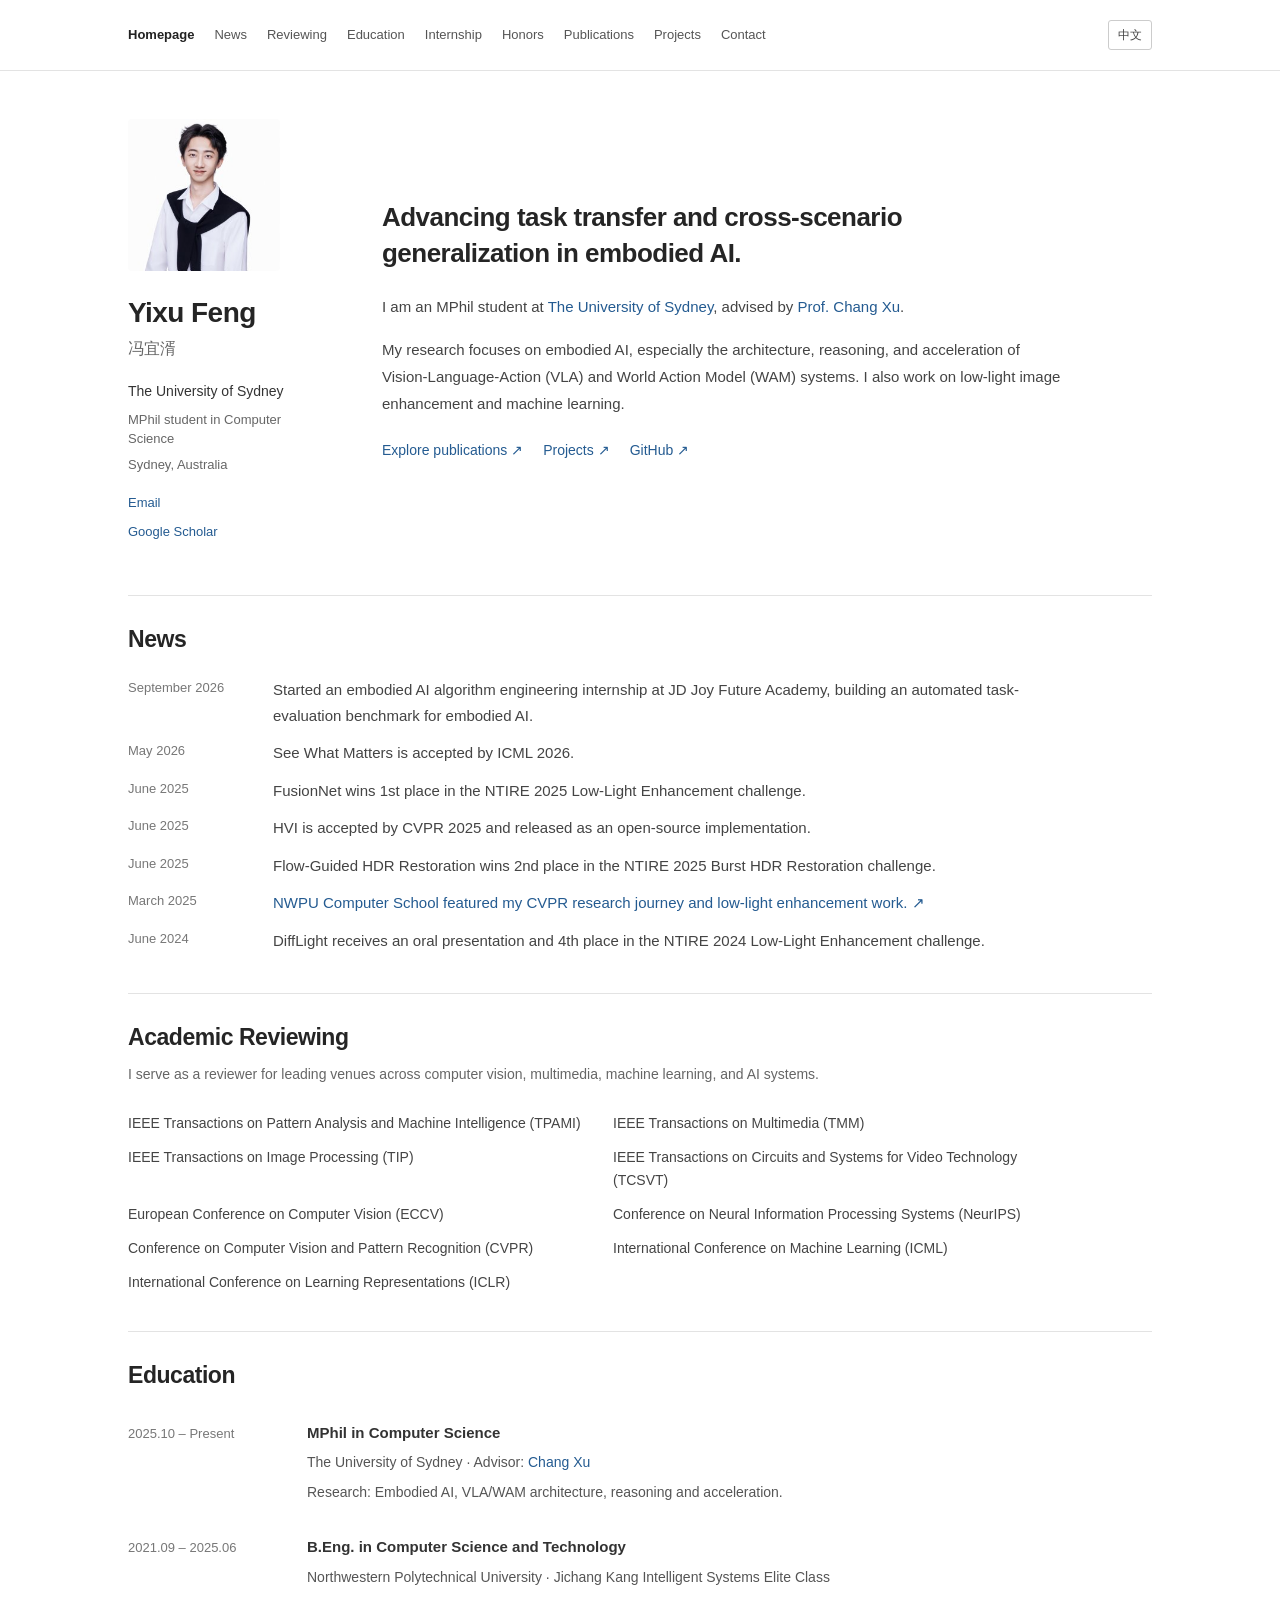
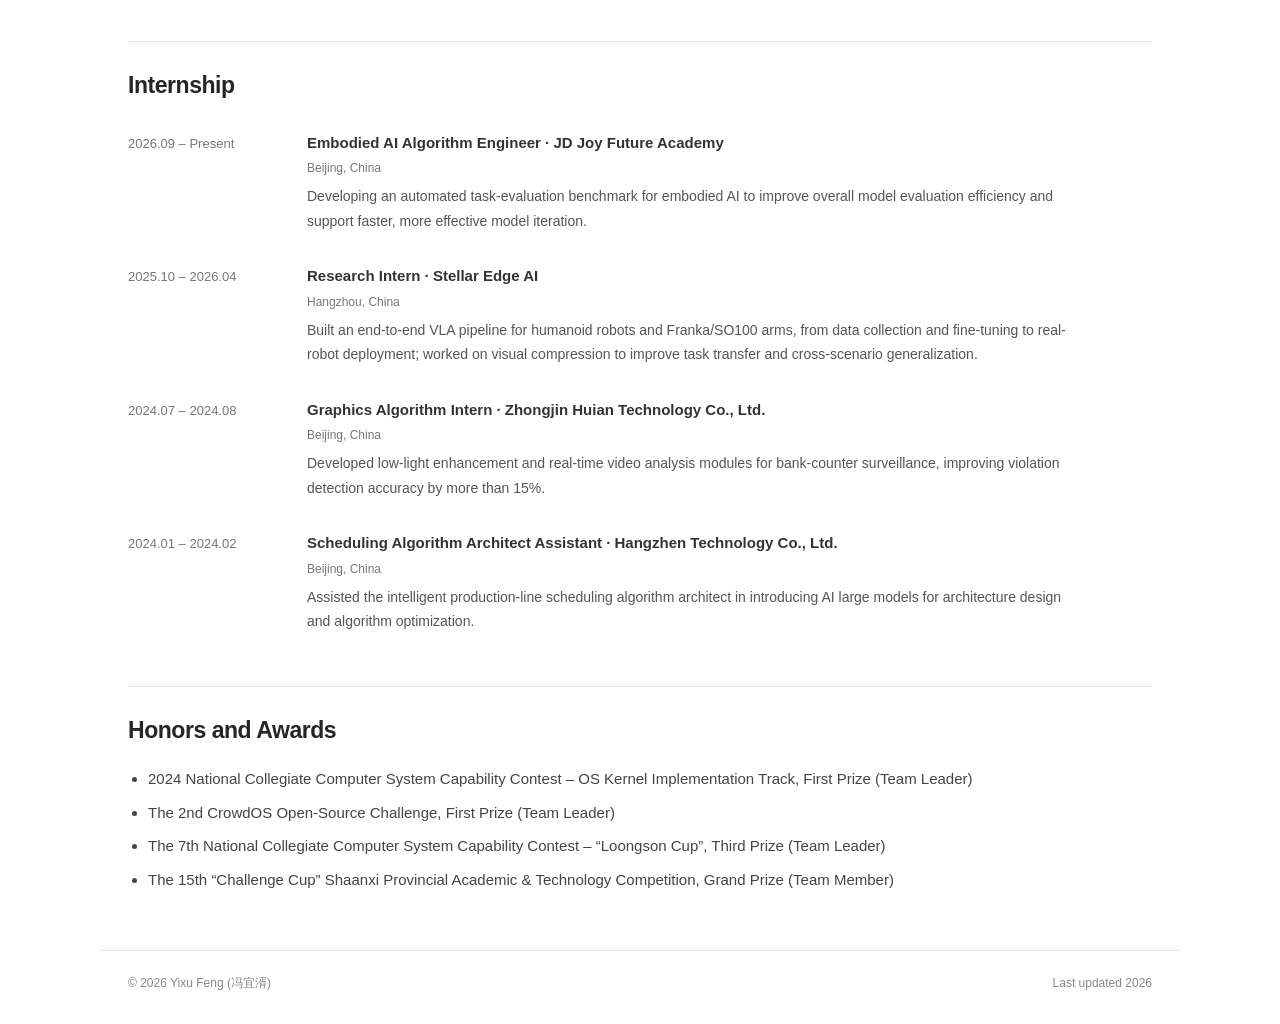
<file: index.html>
<!doctype html>
<html lang="en">
<head>
  <meta charset="UTF-8"><meta name="viewport" content="width=device-width, initial-scale=1">
  <link rel="canonical" href="https://fediory.com/">
  <script type="application/ld+json">{"@context":"https://schema.org","@type":"Person","name":"Yixu Feng","alternateName":"冯宜湑","url":"https://fediory.com/","affiliation":{"@type":"CollegeOrUniversity","name":"The University of Sydney"},"alumniOf":{"@type":"CollegeOrUniversity","name":"Northwestern Polytechnical University"},"sameAs":["https://scholar.google.com/citations?user=WljJ2HUAAAAJ","https://github.com/Fediory"]}</script>
  <meta name="description" content="Yixu Feng (冯宜湑) — embodied AI, VLA systems, and low-light image enhancement.">
  <title>Yixu Feng (冯宜湑) — Homepage</title><link rel="icon" href="public/favicon.svg"><link rel="stylesheet" href="styles.css?v=20261014-1">
<link rel="stylesheet" href="public/academic.css?v=20261105-1"></head>
<body>
<header class="top-nav"><nav class="nav-inner" aria-label="Primary navigation"><ul class="nav-list"><li><a class="active" href="#home">Homepage</a></li> <li><a href="#news">News</a></li> <li><a href="#reviewing">Reviewing</a></li> <li><a href="#education">Education</a></li> <li><a href="#internship">Internship</a></li> <li><a href="#awards">Honors</a></li> <li><a href="publication/">Publications</a></li> <li><a href="project/">Projects</a></li> <li><a href="#contact">Contact</a></li></ul></nav></header>
<main class="site-wrap" id="home">
<section class="hero-card profile-section"><aside class="profile-sidebar"><img class="profile-photo" src="public/profile-google-scholar.jpg" alt="Yixu Feng"><p class="eyebrow">RESEARCH · SYSTEMS · VISION</p><h1>Yixu Feng</h1><p class="name-cn">冯宜湑</p><p class="affiliation">The University of Sydney</p><p class="role">MPhil student in Computer Science</p><p class="location">Sydney, Australia</p><div class="contact-links" id="contact"><a href="mailto:fediory@gmail.com">Email</a><a href="https://scholar.google.com/citations?user=WljJ2HUAAAAJ" target="_blank" rel="noopener noreferrer">Google Scholar</a></div></aside><div class="profile-main"><p class="hero-kicker">Embodied AI · VLA systems · Image enhancement</p><h2>Advancing task transfer and cross-scenario generalization in embodied AI.</h2><p>I am an MPhil student at <a href="https://www.sydney.edu.au/" target="_blank" rel="noopener noreferrer">The University of Sydney</a>, advised by <a href="http://www.changxu.xyz/" target="_blank" rel="noopener noreferrer">Prof. Chang Xu</a>.</p><p>My research focuses on embodied AI, especially the architecture, reasoning, and acceleration of Vision-Language-Action (VLA) and World Action Model (WAM) systems. I also work on low-light image enhancement and machine learning.</p><div class="hero-actions"><a class="button button-primary" href="publication/">Explore publications ↗</a><a class="button" href="project/">Projects ↗</a><a class="button" href="https://github.com/Fediory" target="_blank" rel="noopener noreferrer">GitHub ↗</a></div></div></section>
<section class="section" id="news"><div class="section-heading"><p class="eyebrow">01 · UPDATES</p><h2>News</h2></div><div class="news-list"><div class="news-item"><span>September 2026</span><p>Started an embodied AI algorithm engineering internship at JD Joy Future Academy, building an automated task-evaluation benchmark for embodied AI.</p></div><div class="news-item"><span>May 2026</span><p>See What Matters is accepted by ICML 2026.</p></div><div class="news-item"><span>June 2025</span><p>FusionNet wins 1st place in the NTIRE 2025 Low-Light Enhancement challenge.</p></div><div class="news-item"><span>June 2025</span><p>HVI is accepted by CVPR 2025 and released as an open-source implementation.</p></div><div class="news-item"><span>June 2025</span><p>Flow-Guided HDR Restoration wins 2nd place in the NTIRE 2025 Burst HDR Restoration challenge.</p></div><div class="news-item"><span>March 2025</span><p><a href="https://jsj.nwpu.edu.cn/info/1600/25255.htm" target="_blank" rel="noopener noreferrer">NWPU Computer School featured my CVPR research journey and low-light enhancement work. ↗</a></p></div><div class="news-item"><span>June 2024</span><p>DiffLight receives an oral presentation and 4th place in the NTIRE 2024 Low-Light Enhancement challenge.</p></div></div></section>
<section class="section" id="reviewing"><div class="section-heading"><p class="eyebrow">02 · SERVICE</p><h2>Academic Reviewing</h2></div><p class="section-intro">I serve as a reviewer for leading venues across computer vision, multimedia, machine learning, and AI systems.</p><div class="review-grid"><div class="review-chip"><span class="chip-dot"></span>IEEE Transactions on Pattern Analysis and Machine Intelligence (TPAMI)</div><div class="review-chip"><span class="chip-dot"></span>IEEE Transactions on Multimedia (TMM)</div><div class="review-chip"><span class="chip-dot"></span>IEEE Transactions on Image Processing (TIP)</div><div class="review-chip"><span class="chip-dot"></span>IEEE Transactions on Circuits and Systems for Video Technology (TCSVT)</div><div class="review-chip"><span class="chip-dot"></span>European Conference on Computer Vision (ECCV)</div><div class="review-chip"><span class="chip-dot"></span>Conference on Neural Information Processing Systems (NeurIPS)</div><div class="review-chip"><span class="chip-dot"></span>Conference on Computer Vision and Pattern Recognition (CVPR)</div><div class="review-chip"><span class="chip-dot"></span>International Conference on Machine Learning (ICML)</div><div class="review-chip"><span class="chip-dot"></span>International Conference on Learning Representations (ICLR)</div></div></section>
<section class="section" id="education"><div class="section-heading"><p class="eyebrow">03 · TRAINING</p><h2>Education</h2></div><div class="timeline-row"><span>2025.10 – Present</span><div><strong>MPhil in Computer Science</strong><p>The University of Sydney · Advisor: <a href="http://www.changxu.xyz/" target="_blank" rel="noopener noreferrer">Chang Xu</a></p><p>Research: Embodied AI, VLA/WAM architecture, reasoning and acceleration.</p></div></div><div class="timeline-row"><span>2021.09 – 2025.06</span><div><strong>B.Eng. in Computer Science and Technology</strong><p>Northwestern Polytechnical University · Jichang Kang Intelligent Systems Elite Class</p></div></div></section>
<section class="section" id="internship"><div class="section-heading"><p class="eyebrow">04 · EXPERIENCE</p><h2>Internship</h2></div><div class="timeline-row"><span>2026.09 – Present</span><div><strong>Embodied AI Algorithm Engineer · JD Joy Future Academy</strong><p class="timeline-location">Beijing, China</p><p>Developing an automated task-evaluation benchmark for embodied AI to improve overall model evaluation efficiency and support faster, more effective model iteration.</p></div></div><div class="timeline-row"><span>2025.10 – 2026.04</span><div><strong>Research Intern · Stellar Edge AI</strong><p class="timeline-location">Hangzhou, China</p><p>Built an end-to-end VLA pipeline for humanoid robots and Franka/SO100 arms, from data collection and fine-tuning to real-robot deployment; worked on visual compression to improve task transfer and cross-scenario generalization.</p></div></div><div class="timeline-row"><span>2024.07 – 2024.08</span><div><strong>Graphics Algorithm Intern · Zhongjin Huian Technology Co., Ltd.</strong><p class="timeline-location">Beijing, China</p><p>Developed low-light enhancement and real-time video analysis modules for bank-counter surveillance, improving violation detection accuracy by more than 15%.</p></div></div><div class="timeline-row"><span>2024.01 – 2024.02</span><div><strong>Scheduling Algorithm Architect Assistant · Hangzhen Technology Co., Ltd.</strong><p class="timeline-location">Beijing, China</p><p>Assisted the intelligent production-line scheduling algorithm architect in introducing AI large models for architecture design and algorithm optimization.</p></div></div></section>
<section class="section" id="awards"><div class="section-heading"><p class="eyebrow">05 · RECOGNITION</p><h2>Honors and Awards</h2></div><ul class="award-list"><li>2024 National Collegiate Computer System Capability Contest – OS Kernel Implementation Track, First Prize (Team Leader)</li><li>The 2nd CrowdOS Open-Source Challenge, First Prize (Team Leader)</li><li>The 7th National Collegiate Computer System Capability Contest – “Loongson Cup”, Third Prize (Team Leader)</li><li>The 15th “Challenge Cup” Shaanxi Provincial Academic &amp; Technology Competition, Grand Prize (Team Member)</li></ul></section>
</main><footer class="footer"><span>© 2026 Yixu Feng (冯宜湑)</span> <span>Last updated 2026</span></footer>
<script src="public/language.js?v=20261017-4"></script>
</body></html>
</file>
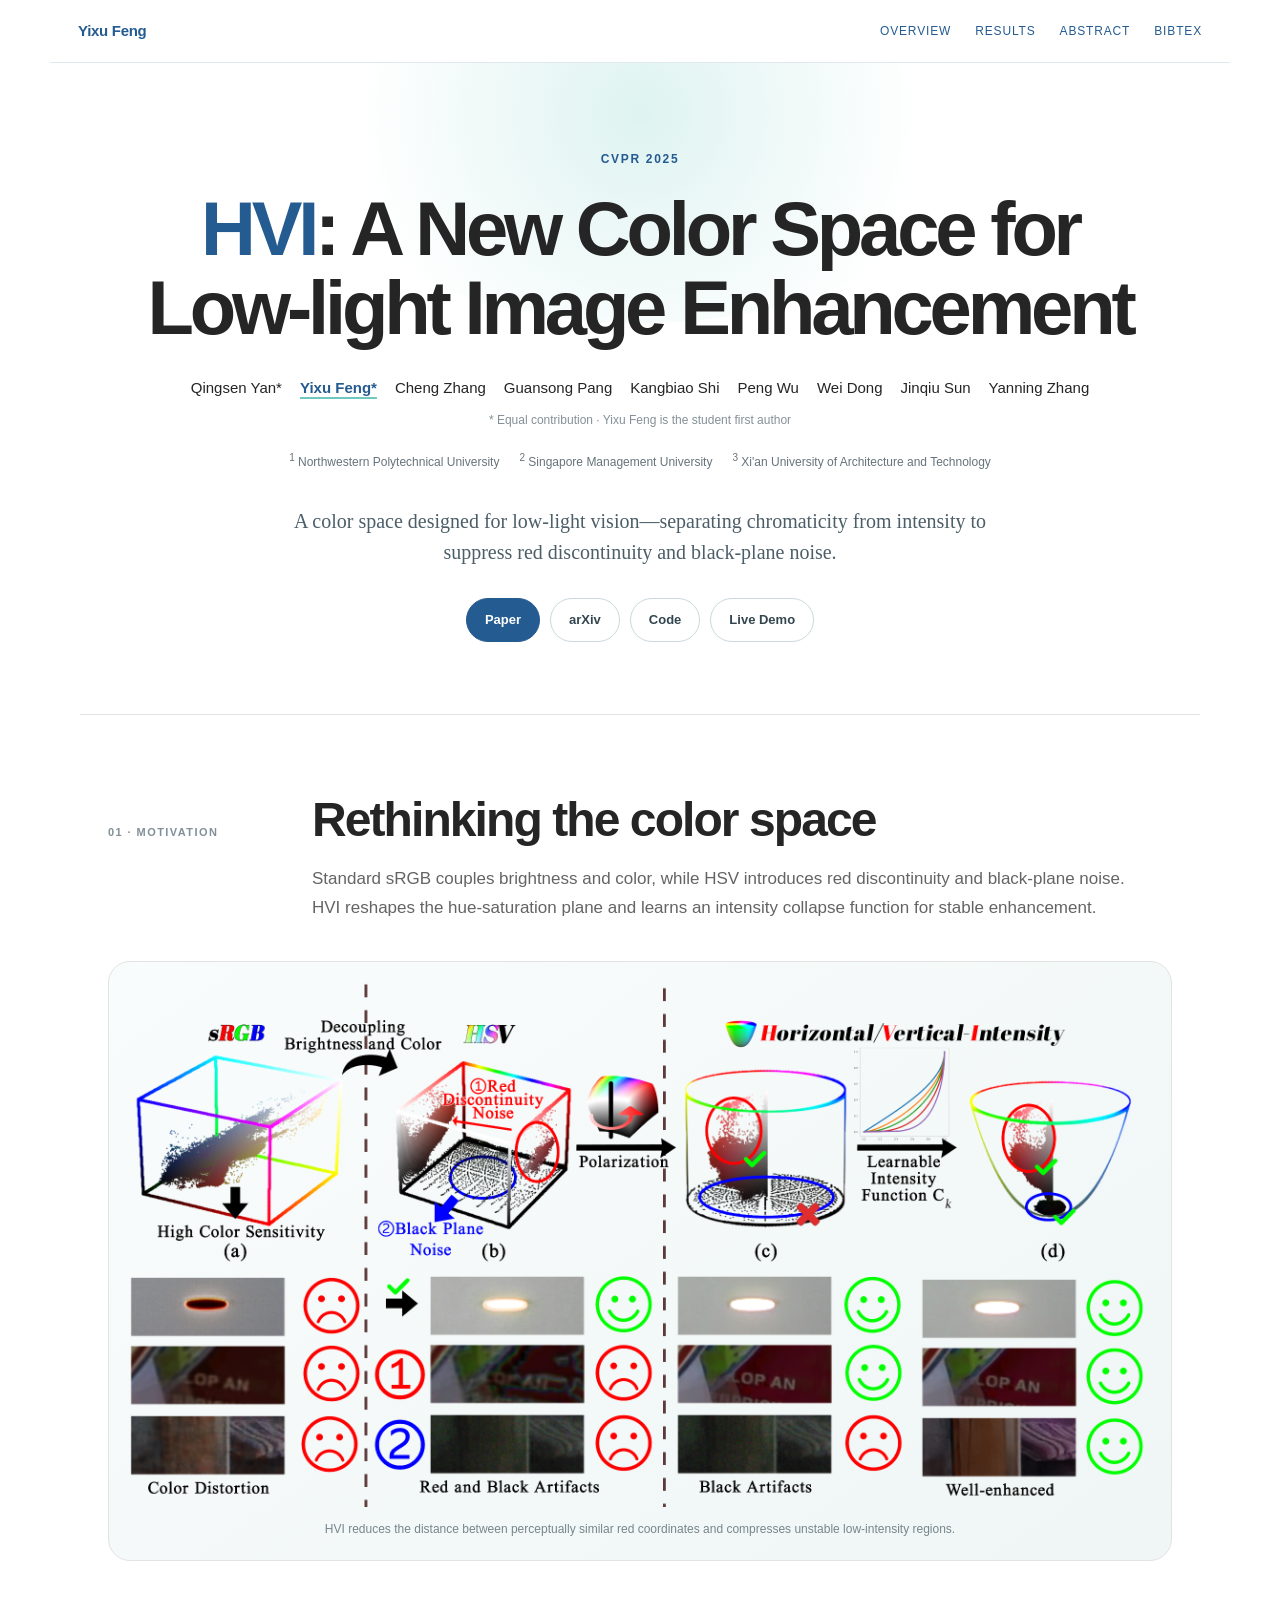
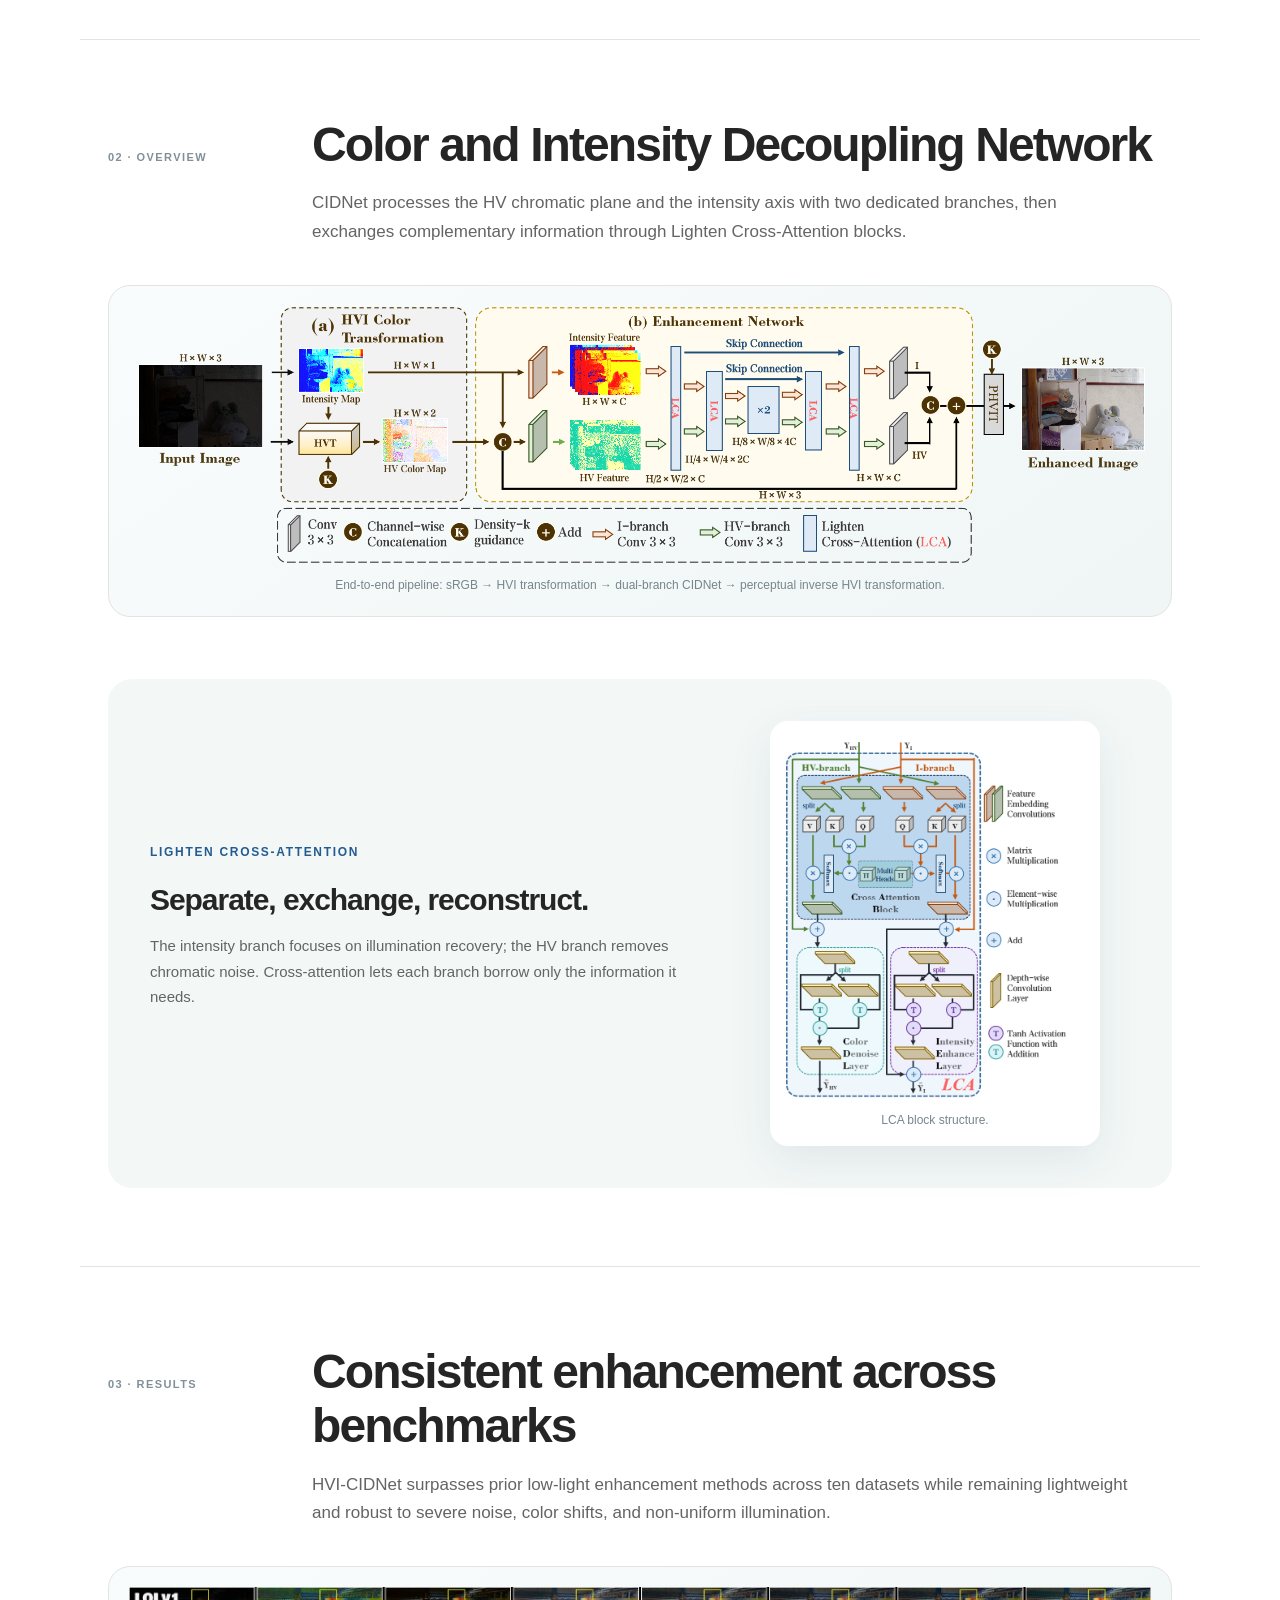
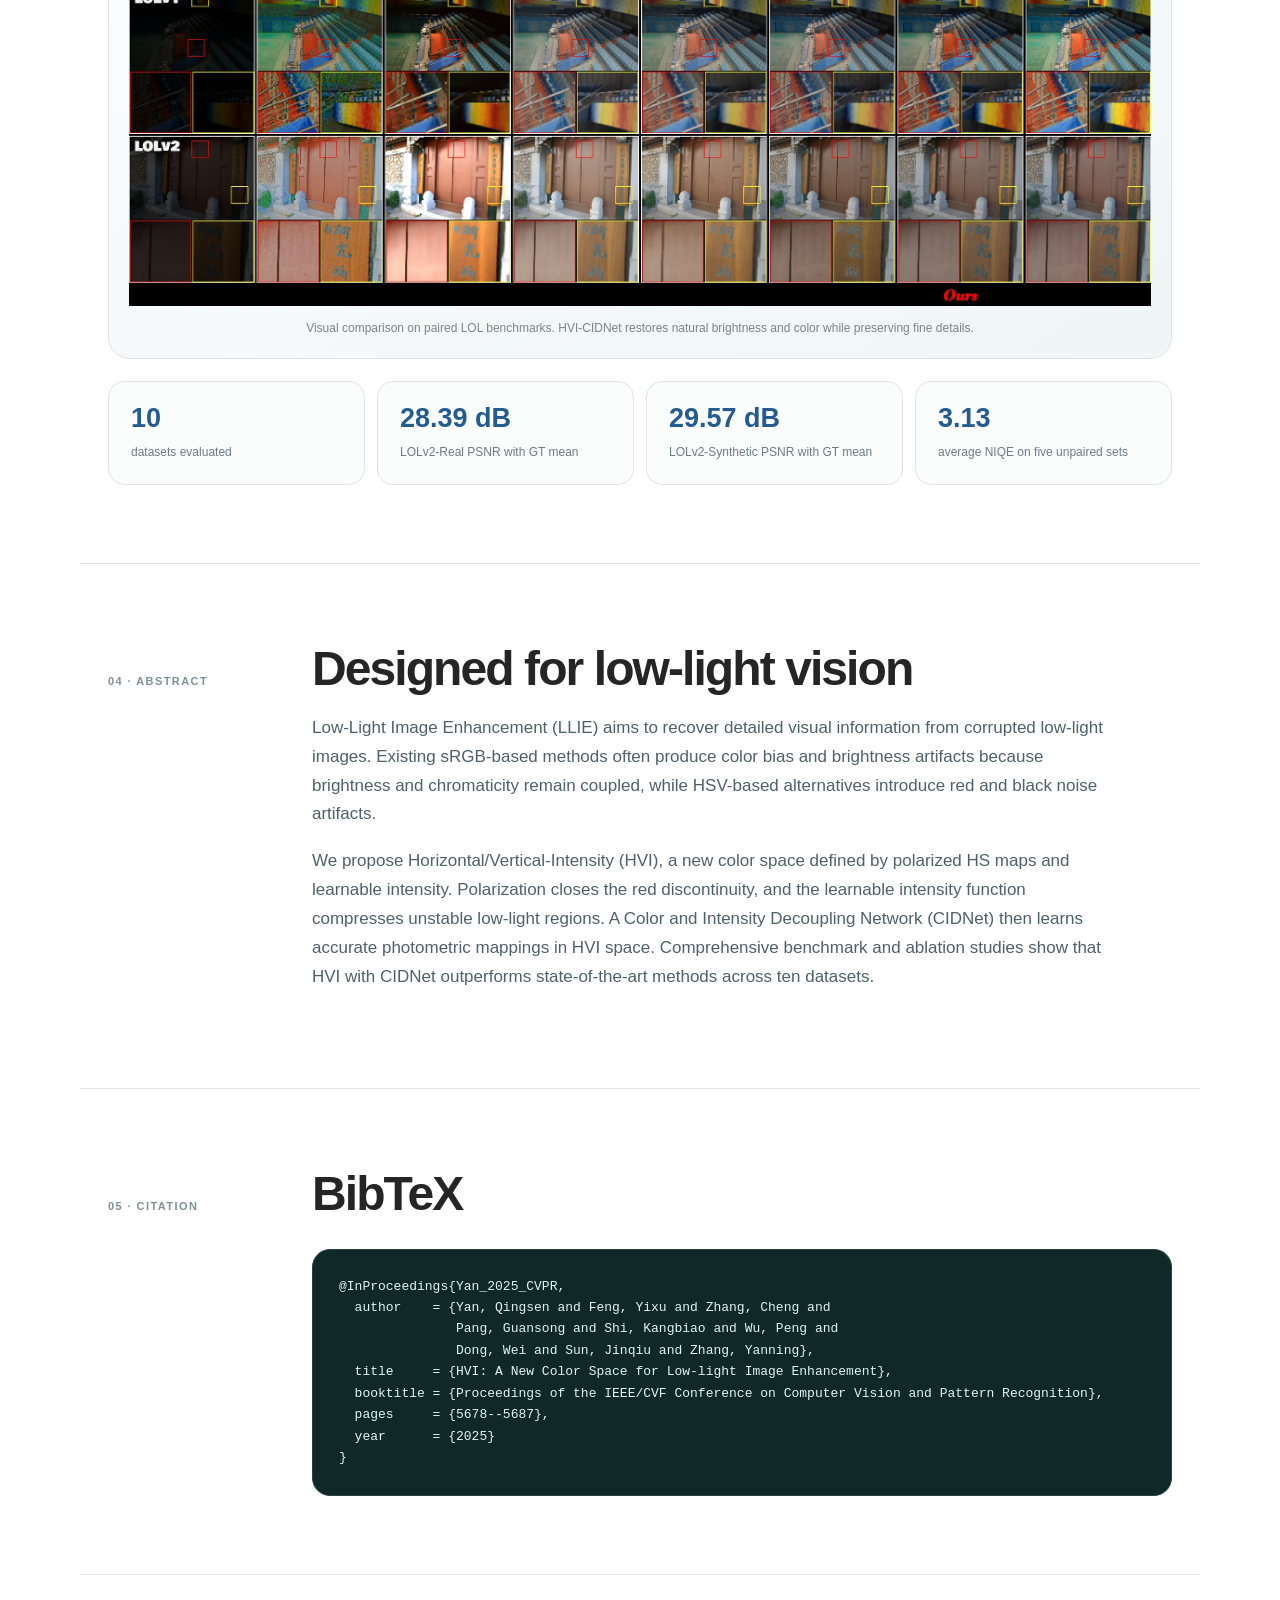
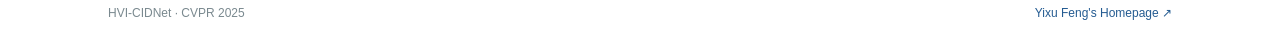
<file: HVI-CIDNet/index.html>
<!doctype html>
<html lang="en">
<head>
  <meta charset="utf-8">
  <meta name="viewport" content="width=device-width, initial-scale=1">
  <meta name="description" content="HVI: A New Color Space for Low-light Image Enhancement — CVPR 2025 project page.">
  <title>HVI-CIDNet — CVPR 2025</title>
  <link rel="icon" href="../public/favicon.svg" type="image/svg+xml">
  <link rel="stylesheet" href="./style.css?v=20260925-1">
<link rel="stylesheet" href="../public/academic.css?v=20261105-1"></head>
<body>
  <header class="paper-nav">
    <a class="paper-brand" href="../">Yixu Feng</a>
    <nav aria-label="Paper navigation">
      <a href="#overview">Overview</a><a href="#results">Results</a><a href="#abstract">Abstract</a><a href="#citation">BibTeX</a>
    </nav>
  </header>
  <main>
    <section class="paper-hero">
      <p class="venue">CVPR 2025</p>
      <h1><span>HVI</span>: A New Color Space for<br>Low-light Image Enhancement</h1>
      <p class="authors"><span>Qingsen Yan*</span><a class="student-author" href="https://scholar.google.com/citations?user=WljJ2HUAAAAJ" target="_blank" rel="noreferrer">Yixu Feng*</a><span>Cheng Zhang</span><span>Guansong Pang</span><span>Kangbiao Shi</span><span>Peng Wu</span><span>Wei Dong</span><span>Jinqiu Sun</span><span>Yanning Zhang</span></p>
      <p class="equal-note">* Equal contribution · Yixu Feng is the student first author</p>
      <p class="affiliations"><span><sup>1</sup> Northwestern Polytechnical University</span><span><sup>2</sup> Singapore Management University</span><span><sup>3</sup> Xi'an University of Architecture and Technology</span></p>
      <p class="hero-statement">A color space designed for low-light vision—separating chromaticity from intensity to suppress red discontinuity and black-plane noise.</p>
      <div class="paper-actions">
        <a class="primary" href="https://openaccess.thecvf.com/content/CVPR2025/papers/Yan_HVI_A_New_Color_Space_for_Low-light_Image_Enhancement_CVPR_2025_paper.pdf" target="_blank" rel="noreferrer">Paper</a>
        <a href="https://arxiv.org/abs/2502.20272" target="_blank" rel="noreferrer">arXiv</a>
        <a href="https://github.com/Fediory/HVI-CIDNet" target="_blank" rel="noreferrer">Code</a>
        <a href="https://huggingface.co/spaces/Fediory/HVI-CIDNet_Low-light-Image-Enhancement_" target="_blank" rel="noreferrer">Live Demo</a>
      </div>
    </section>

    <section class="paper-section lead-figure">
      <div class="section-heading"><p>01 · Motivation</p><h2>Rethinking the color space</h2></div>
      <p class="section-lead">Standard sRGB couples brightness and color, while HSV introduces red discontinuity and black-plane noise. HVI reshapes the hue-saturation plane and learns an intensity collapse function for stable enhancement.</p>
      <figure><img src="../public/hvi-cidnet/motivation.png" alt="Comparison of noise in sRGB and HSV with the proposed HVI color space"><figcaption>HVI reduces the distance between perceptually similar red coordinates and compresses unstable low-intensity regions.</figcaption></figure>
    </section>

    <section class="paper-section" id="overview">
      <div class="section-heading"><p>02 · Overview</p><h2>Color and Intensity Decoupling Network</h2></div>
      <p class="section-lead">CIDNet processes the HV chromatic plane and the intensity axis with two dedicated branches, then exchanges complementary information through Lighten Cross-Attention blocks.</p>
      <figure class="wide-figure"><img src="../public/hvi-cidnet/pipeline.png" alt="HVI-CIDNet pipeline"><figcaption>End-to-end pipeline: sRGB → HVI transformation → dual-branch CIDNet → perceptual inverse HVI transformation.</figcaption></figure>
      <div class="split-feature">
        <div><p class="mini-label">LIGHTEN CROSS-ATTENTION</p><h3>Separate, exchange, reconstruct.</h3><p>The intensity branch focuses on illumination recovery; the HV branch removes chromatic noise. Cross-attention lets each branch borrow only the information it needs.</p></div>
        <figure><img src="../public/hvi-cidnet/structure.png" alt="Lighten Cross-Attention block structure"><figcaption>LCA block structure.</figcaption></figure>
      </div>
    </section>

    <section class="paper-section" id="results">
      <div class="section-heading"><p>03 · Results</p><h2>Consistent enhancement across benchmarks</h2></div>
      <p class="section-lead">HVI-CIDNet surpasses prior low-light enhancement methods across ten datasets while remaining lightweight and robust to severe noise, color shifts, and non-uniform illumination.</p>
      <figure class="results-figure"><img src="../public/hvi-cidnet/lol-results.jpg" alt="Visual comparisons on LOL-v1, LOL-v2-real and LOL-v2-synthetic"><figcaption>Visual comparison on paired LOL benchmarks. HVI-CIDNet restores natural brightness and color while preserving fine details.</figcaption></figure>
      <div class="result-cards"><article><strong>10</strong><span>datasets evaluated</span></article><article><strong>28.39 dB</strong><span>LOLv2-Real PSNR with GT mean</span></article><article><strong>29.57 dB</strong><span>LOLv2-Synthetic PSNR with GT mean</span></article><article><strong>3.13</strong><span>average NIQE on five unpaired sets</span></article></div>
    </section>

    <section class="paper-section text-section" id="abstract">
      <div class="section-heading"><p>04 · Abstract</p><h2>Designed for low-light vision</h2></div>
      <p>Low-Light Image Enhancement (LLIE) aims to recover detailed visual information from corrupted low-light images. Existing sRGB-based methods often produce color bias and brightness artifacts because brightness and chromaticity remain coupled, while HSV-based alternatives introduce red and black noise artifacts.</p>
      <p>We propose Horizontal/Vertical-Intensity (HVI), a new color space defined by polarized HS maps and learnable intensity. Polarization closes the red discontinuity, and the learnable intensity function compresses unstable low-light regions. A Color and Intensity Decoupling Network (CIDNet) then learns accurate photometric mappings in HVI space. Comprehensive benchmark and ablation studies show that HVI with CIDNet outperforms state-of-the-art methods across ten datasets.</p>
    </section>

    <section class="paper-section citation-section" id="citation">
      <div class="section-heading"><p>05 · Citation</p><h2>BibTeX</h2></div>
      <pre><code>@InProceedings{Yan_2025_CVPR,
  author    = {Yan, Qingsen and Feng, Yixu and Zhang, Cheng and
               Pang, Guansong and Shi, Kangbiao and Wu, Peng and
               Dong, Wei and Sun, Jinqiu and Zhang, Yanning},
  title     = {HVI: A New Color Space for Low-light Image Enhancement},
  booktitle = {Proceedings of the IEEE/CVF Conference on Computer Vision and Pattern Recognition},
  pages     = {5678--5687},
  year      = {2025}
}</code></pre>
    </section>
  </main>
  <footer><span>HVI-CIDNet · CVPR 2025</span><a href="../">Yixu Feng's Homepage ↗</a></footer>
</body>
</html>
</file>
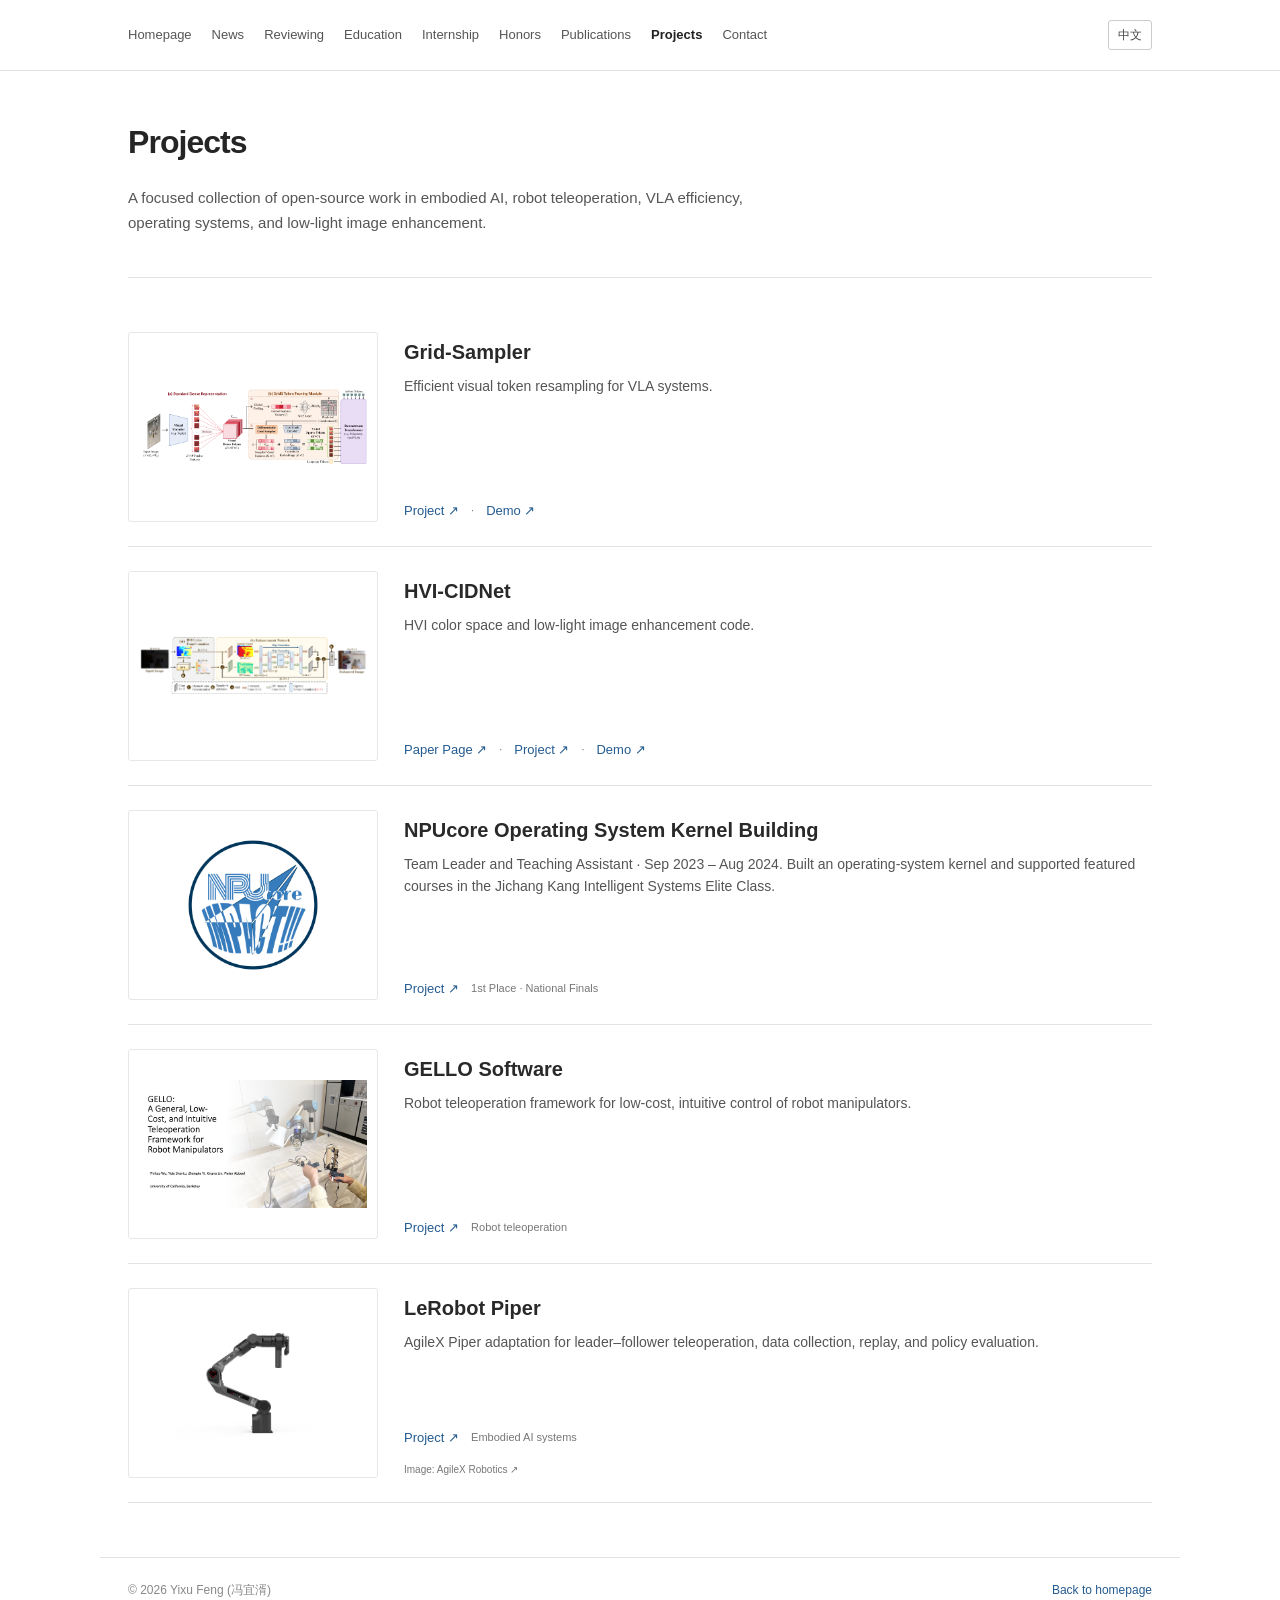
<file: project/index.html>
<!doctype html>
<html lang="en">
<head><meta charset="UTF-8"><meta name="viewport" content="width=device-width, initial-scale=1"><meta name="description" content="Yixu Feng's open-source projects in embodied AI, robotics, vision, and systems."><title>Projects · Yixu Feng</title><link rel="icon" href="../public/favicon.svg"><link rel="stylesheet" href="../styles.css?v=20261014-1"><link rel="canonical" href="https://fediory.com/project/"><link rel="stylesheet" href="../public/academic.css?v=20261105-1"></head>
<body>
<header class="top-nav"><nav class="nav-inner" aria-label="Primary navigation"><ul class="nav-list"><li><a href="../">Homepage</a></li> <li><a href="../#news">News</a></li> <li><a href="../#reviewing">Reviewing</a></li> <li><a href="../#education">Education</a></li> <li><a href="../#internship">Internship</a></li> <li><a href="../#awards">Honors</a></li> <li><a href="../publication/">Publications</a></li> <li><a class="active" href="./">Projects</a></li> <li><a href="../#contact">Contact</a></li></ul></nav></header>
<main class="site-wrap publication-page">
<section class="publication-hero"><p class="eyebrow">OPEN SOURCE · ROBOTICS · VISION</p><h1>Projects</h1><p>A focused collection of open-source work in embodied AI, robot teleoperation, VLA efficiency, operating systems, and low-light image enhancement.</p></section>
<section class="section publication-section"><div class="project-grid project-page-grid">
<article class="project-card"><a class="project-visual" href="https://github.com/Fediory/Grid-Sampler" target="_blank" rel="noopener noreferrer" aria-label="Grid-Sampler project"><img src="../public/project-images/grid-sampler.png" alt="Grid-Sampler token-pruning framework" loading="lazy" decoding="async"><span class="project-image-index">01</span></a><div class="project-card-body"><div class="project-index">PROJECT 01 </div><strong>Grid-Sampler</strong><p>Efficient visual token resampling for VLA systems.</p><div class="project-actions"><a href="https://github.com/Fediory/Grid-Sampler" target="_blank" rel="noopener noreferrer">Project ↗</a><span class="action-separator" aria-hidden="true"> · </span><a href="https://fediory.github.io/Grid-Sampler/" target="_blank" rel="noopener noreferrer">Demo ↗</a></div></div></article>
<article class="project-card"><a class="project-visual" href="../HVI-CIDNet/" aria-label="HVI-CIDNet paper page"><img src="../public/project-images/hvi-cidnet.png" alt="HVI-CIDNet low-light enhancement pipeline" loading="lazy" decoding="async"><span class="project-image-index">02</span></a><div class="project-card-body"><div class="project-index">PROJECT 02 </div><strong>HVI-CIDNet</strong><p>HVI color space and low-light image enhancement code.</p><div class="project-actions"><a href="../HVI-CIDNet/">Paper Page ↗</a><span class="action-separator" aria-hidden="true"> · </span><a href="https://github.com/Fediory/HVI-CIDNet" target="_blank" rel="noopener noreferrer">Project ↗</a><span class="action-separator" aria-hidden="true"> · </span><a href="https://huggingface.co/spaces/Fediory/HVI-CIDNet_Low-light-Image-Enhancement_" target="_blank" rel="noopener noreferrer">Demo ↗</a></div></div></article>
<article class="project-card"><a class="project-visual" href="https://github.com/Fediory/NPUcore-IMPACT" target="_blank" rel="noopener noreferrer" aria-label="NPUcore project"><img src="../public/project-images/npucore.png" alt="NPUcore IMPACT project logo" loading="lazy" decoding="async"><span class="project-image-index">03</span></a><div class="project-card-body"><div class="project-index">PROJECT 03 </div><strong>NPUcore Operating System Kernel Building</strong><p>Team Leader and Teaching Assistant · Sep 2023 – Aug 2024. Built an operating-system kernel and supported featured courses in the Jichang Kang Intelligent Systems Elite Class.</p><div class="project-actions"><a href="https://github.com/Fediory/NPUcore-IMPACT" target="_blank" rel="noopener noreferrer">Project ↗</a><span>1st Place · National Finals</span></div></div></article>
<article class="project-card"><a class="project-visual" href="https://github.com/Fediory/gello_software" target="_blank" rel="noopener noreferrer" aria-label="GELLO Software project"><img src="../public/project-images/gello.png" alt="GELLO robot teleoperation system" loading="lazy" decoding="async"><span class="project-image-index">04</span></a><div class="project-card-body"><div class="project-index">PROJECT 04 </div><strong>GELLO Software</strong><p>Robot teleoperation framework for low-cost, intuitive control of robot manipulators.</p><div class="project-actions"><a href="https://github.com/Fediory/gello_software" target="_blank" rel="noopener noreferrer">Project ↗</a><span>Robot teleoperation</span></div></div></article>
<article class="project-card"><a class="project-visual" href="https://github.com/Fediory/lerobot_piper" target="_blank" rel="noopener noreferrer" aria-label="LeRobot Piper project"><img src="../public/project-images/lerobot-piper.jpg" alt="AgileX PiPER robotic arm" loading="lazy" decoding="async"><span class="project-image-index">05</span></a><div class="project-card-body"><div class="project-index">PROJECT 05 </div><strong>LeRobot Piper</strong><p>AgileX Piper adaptation for leader–follower teleoperation, data collection, replay, and policy evaluation.</p><div class="project-actions"><a href="https://github.com/Fediory/lerobot_piper" target="_blank" rel="noopener noreferrer">Project ↗</a><span>Embodied AI systems</span></div><a class="project-image-credit" href="https://global.agilex.ai/products/piper" target="_blank" rel="noopener noreferrer">Image: AgileX Robotics ↗</a></div></article>
</div></section>
</main><footer class="footer"><span>© 2026 Yixu Feng (冯宜湑)</span> <span><a href="../">Back to homepage</a></span></footer>
<script src="../public/language.js?v=20261014-1"></script>
</body></html>
</file>
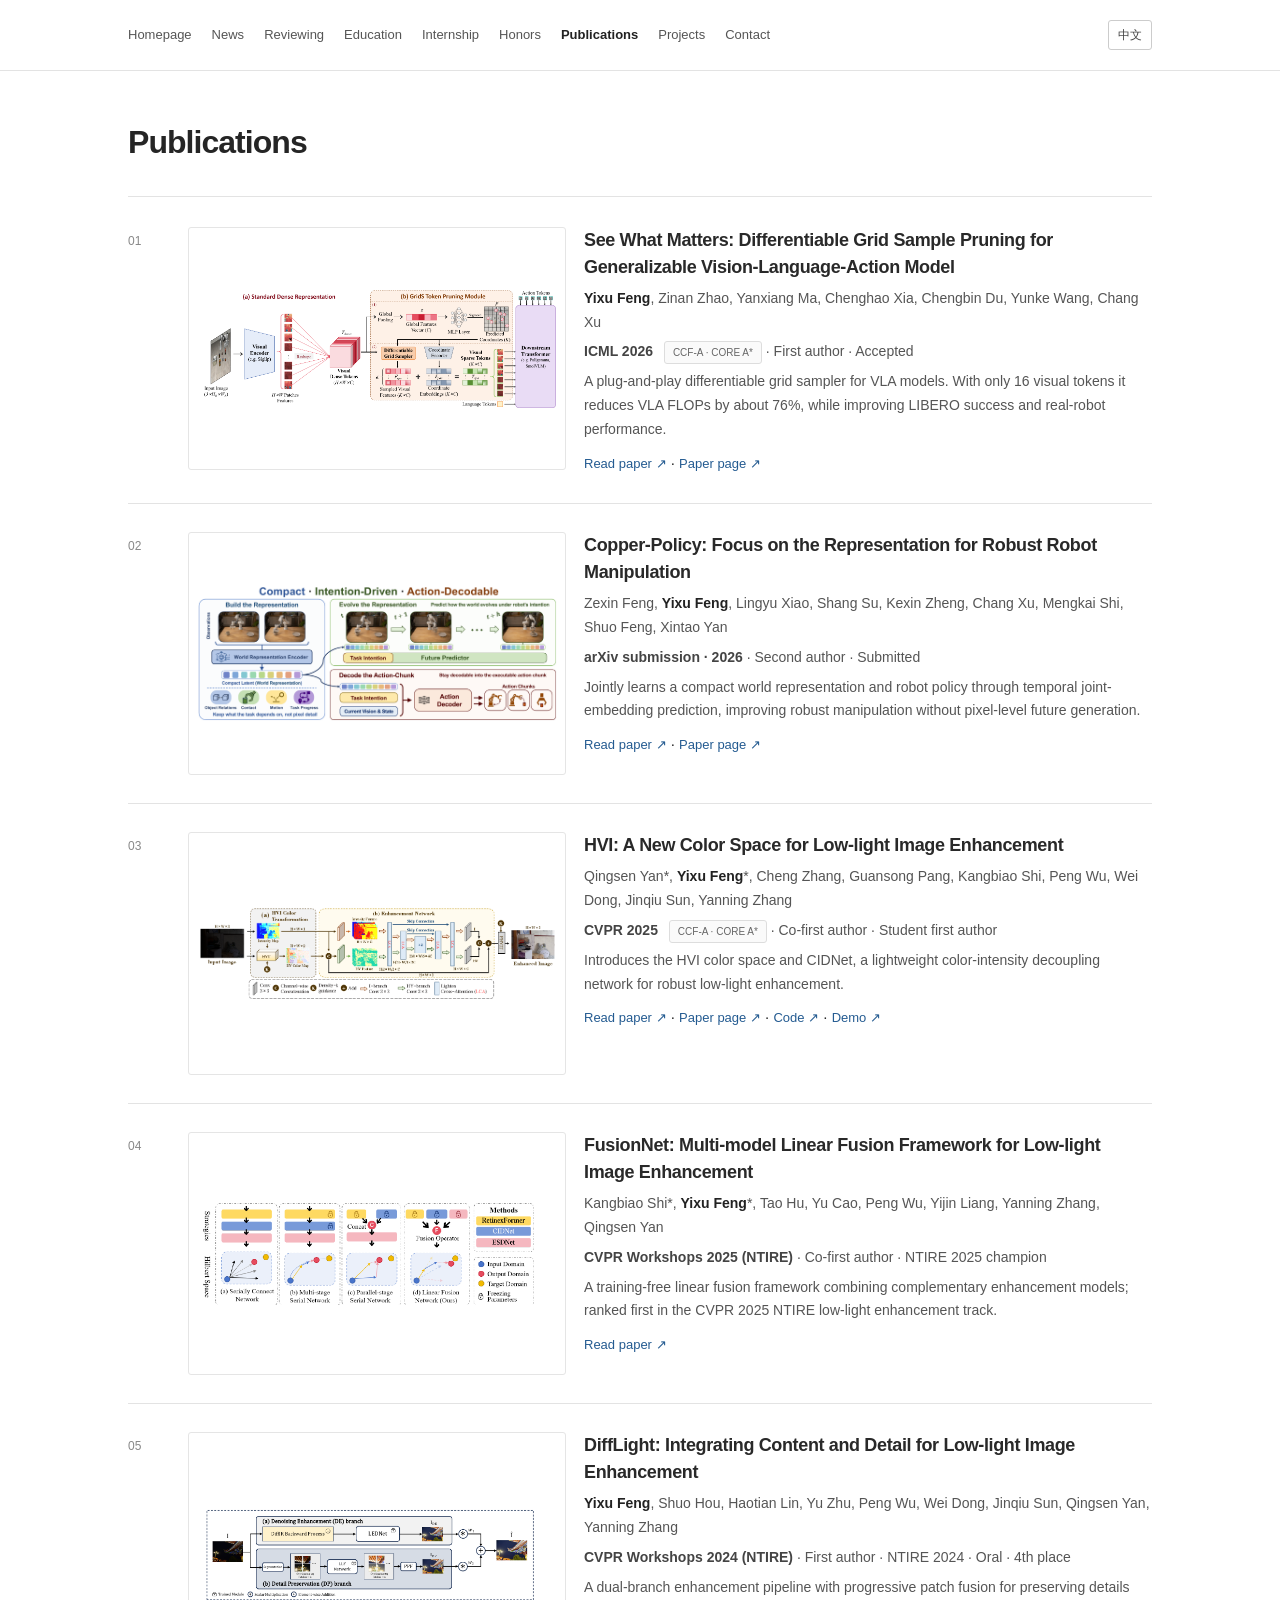
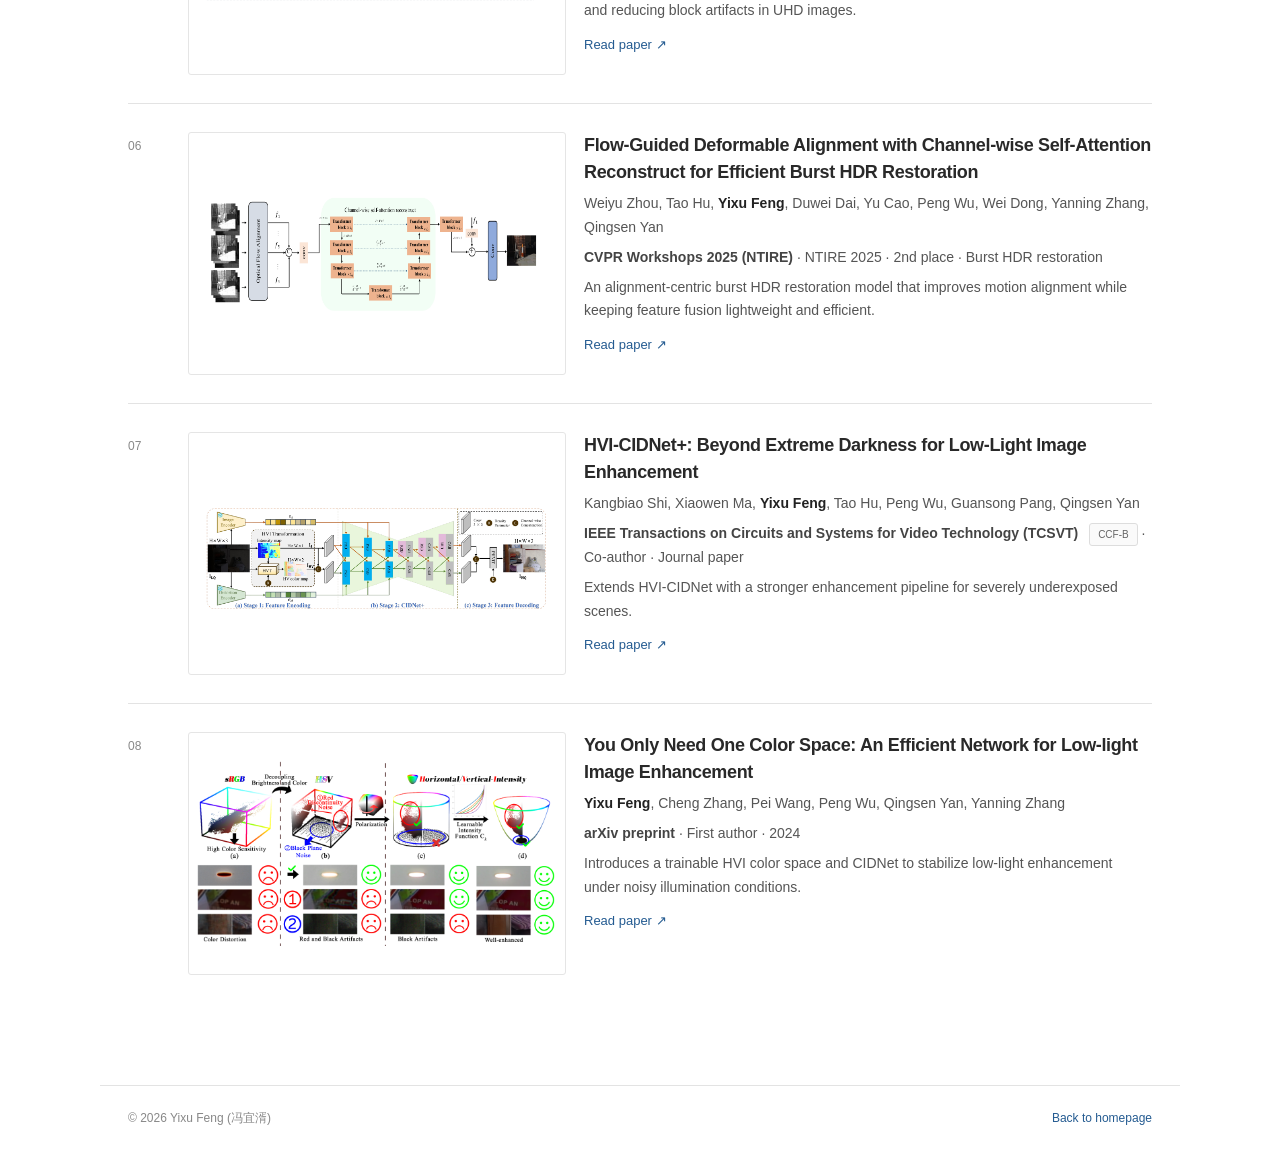
<file: publication/index.html>
<!doctype html>
<html lang="en">
<head><meta charset="UTF-8"><meta name="viewport" content="width=device-width, initial-scale=1"><meta name="description" content="Yixu Feng (冯宜湑) — Publications"><title>Publications · Yixu Feng</title><link rel="icon" href="../public/favicon.svg"><link rel="stylesheet" href="../styles.css?v=20261014-1"><style>.publication{grid-template-columns:42px 378px minmax(0,1fr);max-width:1104px}.publication-thumb{display:flex;width:100%;height:243px;overflow:hidden}.publication-thumb img{display:block;width:100%;height:100%;max-width:100%;object-fit:contain}.publication-content{min-width:0}@media(max-width:820px){.publication{grid-template-columns:34px 288px minmax(0,1fr)}.publication-thumb{height:198px}}@media(max-width:580px){.publication{grid-template-columns:30px minmax(0,1fr)}.publication-thumb{grid-column:2;grid-row:1;width:min(100%,504px);height:216px}.publication-content{grid-column:2;grid-row:2}}</style><link rel="canonical" href="https://fediory.com/publication/"><link rel="stylesheet" href="../public/academic.css?v=20261105-1"></head>
<body>
<header class="top-nav"><nav class="nav-inner" aria-label="Primary navigation"><ul class="nav-list"><li><a href="../">Homepage</a></li> <li><a href="../#news">News</a></li> <li><a href="../#reviewing">Reviewing</a></li> <li><a href="../#education">Education</a></li> <li><a href="../#internship">Internship</a></li> <li><a href="../#awards">Honors</a></li> <li><a class="active" href="./">Publications</a></li> <li><a href="../project/">Projects</a></li> <li><a href="../#contact">Contact</a></li></ul></nav></header>
<main class="site-wrap publication-page">
<section class="publication-hero"><p class="eyebrow">RESEARCH OUTPUT</p><h1>Publications</h1><ul class="publication-stats" aria-label="Publication statistics"><li><strong>8</strong> records</li> <li><strong>2</strong> main-track papers</li> <li><strong>3</strong> workshop honors</li></ul></section>
<section class="section publication-section">
<article class="publication"><div class="publication-number">01</div><a class="publication-thumb" href="https://arxiv.org/abs/2605.11817" target="_blank" rel="noopener noreferrer"><img src="../public/publication-images/grid-sampler.png" alt="Grid-Sampler architecture and token pruning overview" decoding="async"></a><div class="publication-content"><h2>See What Matters: Differentiable Grid Sample Pruning for Generalizable Vision-Language-Action Model</h2><p class="paper-authors"><strong>Yixu Feng</strong>, Zinan Zhao, Yanxiang Ma, Chenghao Xia, Chengbin Du, Yunke Wang, Chang Xu</p><p class="paper-venue"><strong>ICML 2026</strong> <span class="rank-badge">CCF-A · CORE A*</span> · First author · Accepted</p><p>A plug-and-play differentiable grid sampler for VLA models. With only 16 visual tokens it reduces VLA FLOPs by about 76%, while improving LIBERO success and real-robot performance.</p><a class="paper-link" href="https://arxiv.org/abs/2605.11817" target="_blank" rel="noopener noreferrer">Read paper ↗</a> · <a class="paper-link" href="https://fediory.com/Grid-Sampler/">Paper page ↗</a></div></article>
<article class="publication"><div class="publication-number">02</div><a class="publication-thumb" href="https://zexinfeng-cn.github.io/works/copper-policy/" target="_blank" rel="noopener noreferrer"><img src="../public/publication-images/copper-policy.png" alt="Copper-Policy compact world representation and action generation overview" loading="lazy" decoding="async"></a><div class="publication-content"><h2>Copper-Policy: Focus on the Representation for Robust Robot Manipulation</h2><p class="paper-authors">Zexin Feng, <strong>Yixu Feng</strong>, Lingyu Xiao, Shang Su, Kexin Zheng, Chang Xu, Mengkai Shi, Shuo Feng, Xintao Yan</p><p class="paper-venue"><strong>arXiv submission · 2026</strong> · Second author · Submitted</p><p>Jointly learns a compact world representation and robot policy through temporal joint-embedding prediction, improving robust manipulation without pixel-level future generation.</p><a class="paper-link" href="https://zexinfeng-cn.github.io/works/copper-policy/assets/copper-policy-paper.pdf" target="_blank" rel="noopener noreferrer">Read paper ↗</a> · <a class="paper-link" href="https://zexinfeng-cn.github.io/works/copper-policy/" target="_blank" rel="noopener noreferrer">Paper page ↗</a></div></article>
<article class="publication"><div class="publication-number">03</div><a class="publication-thumb" href="../HVI-CIDNet/"><img src="../public/publication-images/hvi.png" alt="HVI-CIDNet architecture from the paper" loading="lazy" decoding="async"></a><div class="publication-content"><h2>HVI: A New Color Space for Low-light Image Enhancement</h2><p class="paper-authors">Qingsen Yan*, <strong>Yixu Feng</strong>*, Cheng Zhang, Guansong Pang, Kangbiao Shi, Peng Wu, Wei Dong, Jinqiu Sun, Yanning Zhang</p><p class="paper-venue"><strong>CVPR 2025</strong> <span class="rank-badge">CCF-A · CORE A*</span> · Co-first author · Student first author</p><p>Introduces the HVI color space and CIDNet, a lightweight color-intensity decoupling network for robust low-light enhancement.</p><a class="paper-link" href="https://arxiv.org/abs/2502.20272" target="_blank" rel="noopener noreferrer">Read paper ↗</a> · <a class="paper-link" href="../HVI-CIDNet/">Paper page ↗</a> · <a class="paper-link" href="https://github.com/Fediory/HVI-CIDNet" target="_blank" rel="noopener noreferrer">Code ↗</a> · <a class="paper-link" href="https://huggingface.co/spaces/Fediory/HVI-CIDNet_Low-light-Image-Enhancement_" target="_blank" rel="noopener noreferrer">Demo ↗</a></div></article>
<article class="publication"><div class="publication-number">04</div><a class="publication-thumb" href="https://arxiv.org/abs/2504.19295" target="_blank" rel="noopener noreferrer"><img src="../public/publication-images/fusionnet.png" alt="FusionNet multi-model fusion framework" loading="lazy" decoding="async"></a><div class="publication-content"><h2>FusionNet: Multi-model Linear Fusion Framework for Low-light Image Enhancement</h2><p class="paper-authors">Kangbiao Shi*, <strong>Yixu Feng</strong>*, Tao Hu, Yu Cao, Peng Wu, Yijin Liang, Yanning Zhang, Qingsen Yan</p><p class="paper-venue"><strong>CVPR Workshops 2025 (NTIRE)</strong> · Co-first author · NTIRE 2025 champion</p><p>A training-free linear fusion framework combining complementary enhancement models; ranked first in the CVPR 2025 NTIRE low-light enhancement track.</p><a class="paper-link" href="https://arxiv.org/abs/2504.19295" target="_blank" rel="noopener noreferrer">Read paper ↗</a></div></article>
<article class="publication"><div class="publication-number">05</div><a class="publication-thumb" href="https://openaccess.thecvf.com/content/CVPR2024W/NTIRE/html/Feng_DiffLight_Integrating_Content_and_Detail_for_Low-light_Image_Enhancement_CVPRW_2024_paper.html" target="_blank" rel="noopener noreferrer"><img src="../public/publication-images/difflight.png" alt="DiffLight content and detail enhancement framework" loading="lazy" decoding="async"></a><div class="publication-content"><h2>DiffLight: Integrating Content and Detail for Low-light Image Enhancement</h2><p class="paper-authors"><strong>Yixu Feng</strong>, Shuo Hou, Haotian Lin, Yu Zhu, Peng Wu, Wei Dong, Jinqiu Sun, Qingsen Yan, Yanning Zhang</p><p class="paper-venue"><strong>CVPR Workshops 2024 (NTIRE)</strong> · First author · NTIRE 2024 · Oral · 4th place</p><p>A dual-branch enhancement pipeline with progressive patch fusion for preserving details and reducing block artifacts in UHD images.</p><a class="paper-link" href="https://openaccess.thecvf.com/content/CVPR2024W/NTIRE/html/Feng_DiffLight_Integrating_Content_and_Detail_for_Low-light_Image_Enhancement_CVPRW_2024_paper.html" target="_blank" rel="noopener noreferrer">Read paper ↗</a></div></article>
<article class="publication"><div class="publication-number">06</div><a class="publication-thumb" href="https://openaccess.thecvf.com/content/CVPR2025W/NTIRE/html/Zhou_Flow-Guided_Deformable_Alignment_with_Channel-wise_Self-Attention_Reconstruct_for_Efficient_Burst_CVPRW_2025_paper.html" target="_blank" rel="noopener noreferrer"><img src="../public/publication-images/flow-guided.png" alt="Flow-guided burst HDR restoration framework" loading="lazy" decoding="async"></a><div class="publication-content"><h2>Flow-Guided Deformable Alignment with Channel-wise Self-Attention Reconstruct for Efficient Burst HDR Restoration</h2><p class="paper-authors">Weiyu Zhou, Tao Hu, <strong>Yixu Feng</strong>, Duwei Dai, Yu Cao, Peng Wu, Wei Dong, Yanning Zhang, Qingsen Yan</p><p class="paper-venue"><strong>CVPR Workshops 2025 (NTIRE)</strong> · NTIRE 2025 · 2nd place · Burst HDR restoration</p><p>An alignment-centric burst HDR restoration model that improves motion alignment while keeping feature fusion lightweight and efficient.</p><a class="paper-link" href="https://openaccess.thecvf.com/content/CVPR2025W/NTIRE/html/Zhou_Flow-Guided_Deformable_Alignment_with_Channel-wise_Self-Attention_Reconstruct_for_Efficient_Burst_CVPRW_2025_paper.html" target="_blank" rel="noopener noreferrer">Read paper ↗</a></div></article>
<article class="publication"><div class="publication-number">07</div><a class="publication-thumb" href="https://arxiv.org/abs/2507.06814" target="_blank" rel="noopener noreferrer"><img src="../public/publication-images/hvi-plus.png" alt="HVI-CIDNet+ framework for extreme low-light enhancement" loading="lazy" decoding="async"></a><div class="publication-content"><h2>HVI-CIDNet+: Beyond Extreme Darkness for Low-Light Image Enhancement</h2><p class="paper-authors">Kangbiao Shi, Xiaowen Ma, <strong>Yixu Feng</strong>, Tao Hu, Peng Wu, Guansong Pang, Qingsen Yan</p><p class="paper-venue"><strong>IEEE Transactions on Circuits and Systems for Video Technology (TCSVT)</strong> <span class="rank-badge">CCF-B</span> · Co-author · Journal paper</p><p>Extends HVI-CIDNet with a stronger enhancement pipeline for severely underexposed scenes.</p><a class="paper-link" href="https://arxiv.org/abs/2507.06814" target="_blank" rel="noopener noreferrer">Read paper ↗</a></div></article>
<article class="publication"><div class="publication-number">08</div><a class="publication-thumb" href="https://arxiv.org/abs/2402.05809" target="_blank" rel="noopener noreferrer"><img src="../public/publication-images/hvi-original.png" alt="Motivation and color-space comparison from the paper" loading="lazy" decoding="async"></a><div class="publication-content"><h2>You Only Need One Color Space: An Efficient Network for Low-light Image Enhancement</h2><p class="paper-authors"><strong>Yixu Feng</strong>, Cheng Zhang, Pei Wang, Peng Wu, Qingsen Yan, Yanning Zhang</p><p class="paper-venue"><strong>arXiv preprint</strong> · First author · 2024</p><p>Introduces a trainable HVI color space and CIDNet to stabilize low-light enhancement under noisy illumination conditions.</p><a class="paper-link" href="https://arxiv.org/abs/2402.05809" target="_blank" rel="noopener noreferrer">Read paper ↗</a></div></article>
</section></main><footer class="footer"><span>© 2026 Yixu Feng (冯宜湑)</span> <span><a href="../">Back to homepage</a></span></footer>
<script src="../public/language.js?v=20261014-1"></script>
</body></html>
</file>
<file: styles.css>
:root{--bg:#07111d;--panel:#0d1b2a;--ink:#e8f1f7;--muted:#93a8b8;--line:rgba(157,190,212,.18);--accent:#64d9ff;--sans:Inter,ui-sans-serif,system-ui,-apple-system,BlinkMacSystemFont,"Segoe UI",sans-serif}*{box-sizing:border-box}html{scroll-behavior:smooth}body{margin:0;color:var(--ink);background:var(--bg);font-family:var(--sans);font-size:15px;line-height:1.65;background-image:radial-gradient(circle at 80% 0%,rgba(42,130,180,.16),transparent 30rem),linear-gradient(180deg,#07111d,#0a1723)}body:before{content:"";position:fixed;inset:0;pointer-events:none;opacity:.18;background-image:linear-gradient(rgba(130,200,225,.06) 1px,transparent 1px),linear-gradient(90deg,rgba(130,200,225,.06) 1px,transparent 1px);background-size:48px 48px;mask-image:linear-gradient(to bottom,black,transparent 82%)}a{color:var(--accent);text-decoration:none}a:hover{color:#c8f5ff}.top-nav{position:sticky;top:0;z-index:10;border-bottom:1px solid var(--line);background:rgba(7,17,29,.84);backdrop-filter:blur(18px)}.nav-inner{max-width:1160px;margin:0 auto;padding:15px 28px;display:flex;flex-wrap:wrap;gap:20px;font-size:12px;letter-spacing:.03em;text-transform:uppercase}.nav-inner a{color:#a9bfcc}.nav-inner a:first-child,.nav-inner a.active{color:var(--accent);font-weight:700}.site-wrap{max-width:1160px;margin:0 auto;padding:0 28px}.hero-card{position:relative;overflow:hidden;border:1px solid var(--line);border-radius:24px;margin:46px 0 30px;padding:42px;background:linear-gradient(135deg,rgba(15,37,56,.92),rgba(10,24,39,.82));box-shadow:0 24px 80px rgba(0,0,0,.2)}.hero-card:after{content:"";position:absolute;width:380px;height:380px;right:-150px;top:-170px;border:1px solid rgba(100,217,255,.22);border-radius:50%;box-shadow:0 0 0 35px rgba(100,217,255,.035),0 0 0 70px rgba(100,217,255,.025)}.profile-section{display:grid;grid-template-columns:230px 1fr;gap:58px}.profile-sidebar{position:relative;z-index:1;text-align:left}.profile-photo{width:146px;height:146px;border-radius:24px;object-fit:cover;border:1px solid rgba(100,217,255,.35);margin-bottom:18px}.eyebrow,.hero-kicker{margin:0 0 9px;color:var(--accent);font-size:11px;font-weight:700;letter-spacing:.16em;text-transform:uppercase}.profile-sidebar h1{font-size:28px;line-height:1.1;margin:0}.name-cn{margin:5px 0 15px;color:#a7bac7;font-size:16px}.affiliation{margin:0;font-size:14px;font-weight:700}.role,.location{margin:7px 0 0;color:var(--muted);font-size:12px;line-height:1.45}.contact-links{margin-top:22px;display:flex;flex-direction:column;gap:6px;font-size:12px}.contact-links a{color:#b8d4df}.contact-links a:before{content:"↗";margin-right:7px;color:var(--accent)}.profile-main{position:relative;z-index:1;max-width:700px;align-self:center}.profile-main h2{max-width:650px;margin:0 0 18px;font-size:42px;line-height:1.1;letter-spacing:-.045em}.profile-main p{max-width:680px;margin:0 0 16px;color:#b8cad4;font-size:16px}.profile-main p.hero-kicker{color:#b5cbd5;font-size:12px}.hero-actions{display:flex;gap:12px;flex-wrap:wrap;margin-top:25px}.button{display:inline-flex;border:1px solid rgba(100,217,255,.3);border-radius:999px;padding:9px 16px;color:#cbe9f1;font-size:13px}.button-primary{color:#06111b;background:var(--accent);border-color:var(--accent);font-weight:700}.section{border-top:1px solid var(--line);padding:45px 0 48px}.section-heading{display:flex;align-items:baseline;gap:16px;margin-bottom:20px}.section-heading .eyebrow{min-width:112px;margin:0;color:#7392a3}.section h2{margin:0;color:#edf7fb;font-size:27px;line-height:1.2}.section-intro,.section-note{max-width:850px;margin:-7px 0 22px;color:var(--muted);font-size:13px}.news-list{max-width:900px}.news-item{display:grid;grid-template-columns:72px 1fr;gap:17px;padding:8px 0}.news-item span{color:var(--accent);font-size:12px;font-weight:700}.news-item p{margin:0;color:#bfd0d8}.review-grid{display:grid;grid-template-columns:repeat(2,minmax(0,1fr));gap:9px 18px;max-width:940px}.review-chip{display:flex;gap:10px;padding:12px 14px;border:1px solid var(--line);border-radius:12px;background:rgba(14,35,53,.62);color:#c4d4dc;font-size:13px}.chip-dot{flex:0 0 auto;width:6px;height:6px;margin-top:8px;border-radius:50%;background:var(--accent);box-shadow:0 0 10px var(--accent)}.timeline-row{display:grid;grid-template-columns:155px 1fr;gap:22px;max-width:940px;padding:10px 0 15px}.timeline-row>span{color:#7fa0b0;font-size:12px;padding-top:3px}.timeline-row strong{color:#e7f2f6;font-size:16px}.timeline-row p{margin:5px 0 0;color:var(--muted);font-size:13px}.award-list{margin:0;padding-left:20px;max-width:930px;color:#bfd0d8}.award-list li{padding:4px 0}.project-grid{display:grid;grid-template-columns:repeat(4,minmax(0,1fr));gap:12px}.project-card{display:flex;min-height:175px;flex-direction:column;padding:18px;border:1px solid var(--line);border-radius:16px;background:linear-gradient(145deg,rgba(16,40,60,.86),rgba(10,26,41,.84));transition:transform .2s,border-color .2s}.project-card:hover{transform:translateY(-3px);border-color:rgba(100,217,255,.55)}.project-card strong{margin-top:22px;color:#edf8fb;font-size:16px}.project-card p{margin:6px 0 20px;color:#8fa9b7;font-size:12px;line-height:1.5}.project-card span:last-child{margin-top:auto;color:var(--accent);font-size:12px}.project-index{color:#6c8d9e;font-size:11px}.publication-page{padding-top:35px}.publication-hero{padding:30px 0 38px}.publication-hero h1{margin:0 0 14px;font-size:52px;letter-spacing:-.05em}.publication-hero>p:not(.eyebrow){max-width:670px;color:#a9c0cc;font-size:16px}.publication-stats{display:flex;flex-wrap:wrap;gap:28px;margin-top:26px;color:#809cab;font-size:12px;text-transform:uppercase;letter-spacing:.08em}.publication-stats strong{margin-right:6px;color:var(--accent);font-size:20px;letter-spacing:0}.publication-section{padding-top:25px}.publication{display:grid;grid-template-columns:54px 1fr;gap:16px;max-width:980px;margin:0 0 24px;padding:0 0 24px;border-bottom:1px solid var(--line)}.publication:last-child{border-bottom:0}.publication-number{color:#5b7c8d;font-size:12px;padding-top:4px}.publication h2{margin:0 0 5px;color:#e9f6f9;font-size:19px;line-height:1.4}.publication p{margin:6px 0;color:var(--muted);font-size:13px}.publication .paper-authors{color:#b7ccd5}.publication .paper-authors strong{color:#f0fbff;font-weight:800}.paper-venue strong{color:#d7e9ef}.rank-badge{display:inline-block;margin-left:7px;padding:2px 8px;border:1px solid rgba(100,217,255,.35);border-radius:999px;color:var(--accent);background:rgba(100,217,255,.07);font-size:10px;font-weight:800;white-space:nowrap}.paper-link{display:inline-block;margin-top:5px;font-size:12px}.footer{max-width:1160px;margin:0 auto;padding:22px 28px 30px;color:#688291;display:flex;justify-content:space-between;gap:20px;font-size:12px}@media(max-width:820px){.hero-card{padding:28px 24px}.profile-section{grid-template-columns:1fr;gap:30px}.profile-main h2{font-size:34px}.review-grid,.project-grid{grid-template-columns:repeat(2,minmax(0,1fr))}}@media(max-width:580px){.nav-inner{padding:12px 20px;gap:10px 14px;font-size:10px}.site-wrap{padding:0 20px}.hero-card{border-radius:18px;margin-top:26px}.profile-photo{width:112px;height:112px}.profile-main h2{font-size:30px}.section-heading{display:block}.section-heading .eyebrow{margin-bottom:7px}.review-grid,.project-grid{grid-template-columns:1fr}.timeline-row{grid-template-columns:1fr;gap:1px}.publication-page{padding-top:16px}.publication-hero h1{font-size:42px}.publication{grid-template-columns:35px 1fr;gap:10px}.publication h2{font-size:17px}.footer{padding:20px;flex-direction:column;gap:6px}}
.language-toggle{margin-left:auto;border:1px solid rgba(100,217,255,.35);border-radius:999px;padding:5px 10px;color:var(--accent);background:rgba(100,217,255,.07);font:inherit;font-size:11px;letter-spacing:.04em;cursor:pointer}.language-toggle:hover{color:#06111b;background:var(--accent)}
.project-page-grid{grid-template-columns:1fr;gap:18px;max-width:1040px}.project-page-grid .project-card{display:grid;grid-template-columns:minmax(310px,.95fr) minmax(0,1.05fr);min-height:260px;padding:0;overflow:hidden}.project-visual{position:relative;display:flex;min-height:260px;align-items:center;justify-content:center;overflow:hidden;border-right:1px solid var(--line);background:linear-gradient(145deg,#f8fbfd,#eaf2f6)}.project-visual img{display:block;width:100%;height:100%;min-height:260px;max-height:310px;padding:18px;object-fit:contain;transition:transform .35s ease}.project-visual:hover img{transform:scale(1.025)}.project-image-index{position:absolute;top:14px;left:14px;margin-top:0!important;padding:4px 9px;border:1px solid rgba(7,17,29,.16);border-radius:999px;color:#10283a!important;background:rgba(255,255,255,.85);font-size:10px!important;font-weight:800;letter-spacing:.08em;backdrop-filter:blur(8px)}.project-card-body{display:flex;min-width:0;flex-direction:column;padding:30px}.project-page-grid .project-card strong{margin-top:8px;font-size:22px;line-height:1.25}.project-page-grid .project-card p{margin:12px 0 24px;color:#a9bfca;font-size:14px;line-height:1.65}.project-actions{display:flex;align-items:center;flex-wrap:wrap;gap:12px;margin-top:auto;font-size:12px}.project-actions a{color:var(--accent)}.project-actions span{margin-top:0!important;color:#7e9dac!important;font-size:11px!important}.project-image-credit{align-self:flex-start;margin-top:15px;color:#708f9e;font-size:10px}.project-image-credit:hover{color:var(--accent)}
@media(max-width:820px){.project-page-grid{grid-template-columns:1fr}.project-page-grid .project-card{grid-template-columns:1fr}.project-visual{min-height:220px;border-right:0;border-bottom:1px solid var(--line)}.project-visual img{min-height:220px;max-height:280px}}
.timeline-row .timeline-location{margin-top:3px;color:#6f91a2;font-size:11px;letter-spacing:.05em}
.project-page-grid .project-card{grid-template-columns:250px minmax(0,1fr);min-height:190px}.project-visual{min-height:190px}.project-visual img{min-height:190px;max-height:210px;padding:12px}.project-card-body{padding:24px 28px}.project-page-grid .project-card strong{font-size:21px}.project-page-grid .project-card p{margin:10px 0 20px;font-size:13px;line-height:1.6}.project-image-credit{margin-top:12px}
.publication{grid-template-columns:42px 378px minmax(0,1fr);gap:18px;max-width:1104px}.publication-thumb{display:flex;width:100%;height:243px;align-items:center;justify-content:center;overflow:hidden;border:1px solid rgba(142,180,198,.2);border-radius:12px;background:#f5f9fb}.publication-thumb img{display:block;width:100%;height:100%;padding:8px;object-fit:contain;transition:transform .25s ease}.publication-thumb:hover img{transform:scale(1.025)}.publication-content{min-width:0}
@media(max-width:820px){.project-page-grid .project-card{grid-template-columns:210px minmax(0,1fr);min-height:170px}.project-visual{min-height:170px;border-right:1px solid var(--line);border-bottom:0}.project-visual img{min-height:170px;max-height:190px;padding:10px}.publication{grid-template-columns:34px 288px minmax(0,1fr);gap:14px}.publication-thumb{height:198px}}
@media(max-width:580px){.project-page-grid .project-card{grid-template-columns:1fr}.project-visual{min-height:170px;border-right:0;border-bottom:1px solid var(--line)}.project-visual img{min-height:170px;max-height:195px}.publication{grid-template-columns:30px 1fr;gap:10px}.publication-thumb{grid-column:2;grid-row:1;width:min(100%,504px);height:216px}.publication-content{grid-column:2;grid-row:2}}
.nav-inner{align-items:center;flex-wrap:nowrap;gap:16px}.nav-list{display:flex;flex:1;align-items:center;flex-wrap:wrap;gap:8px 18px;list-style:none;margin:0;padding:0;min-width:0}.nav-inner .nav-list a{color:#a9bfcc}.nav-inner .nav-list a.active{color:var(--accent);font-weight:700}.publication-stats{margin:26px 0 0;padding:0;list-style:none}section[id],#contact{scroll-margin-top:100px}.project-actions .action-separator{color:#7e9dac}
@media(max-width:768px){.nav-inner{overflow-x:auto;-webkit-overflow-scrolling:touch;white-space:nowrap}.nav-list{flex:0 0 auto;flex-wrap:nowrap}.language-toggle{flex:0 0 auto;margin-left:0}}
</file>
<file: public/academic.css>
/* Shared, restrained academic presentation for both hosting targets. */
:root{color-scheme:light;--bg:#fff;--panel:#fff;--panel-2:#f7f7f7;--ink:#252525;--muted:#646464;--line:#e3e3e3;--accent:#245b91;--accent-2:#245b91;--sans:Arial,"Helvetica Neue","Microsoft YaHei",sans-serif}
html{scroll-behavior:auto}
body{background:#fff;color:var(--ink);font-family:var(--sans);font-size:15px;line-height:1.7;background-image:none}
body:before,.hero-card:after{display:none}
a{color:var(--accent)}
a:hover{color:#163e65;text-decoration:underline;text-underline-offset:3px}
.top-nav{position:relative;background:#fff;backdrop-filter:none;border-bottom:1px solid var(--line)}
.nav-inner,.site-wrap,.footer{max-width:1080px}
.nav-inner{padding:20px 28px;font-size:13px;letter-spacing:0;text-transform:none;gap:20px}
.nav-list{gap:10px 20px}
.nav-inner .nav-list a,.nav-inner a{color:#555;font-weight:400}
.nav-inner .nav-list a.active{color:#222;font-weight:700}
.language-toggle{border:1px solid #ccc;border-radius:3px;background:#fff;color:#444;letter-spacing:0;font-size:12px;padding:4px 9px}
.language-toggle:hover{background:#f3f3f3;color:#222}
.hero-card{margin:48px 0 36px;padding:0 0 16px;border:0;border-radius:0;background:none;box-shadow:none;overflow:visible}
.profile-section{grid-template-columns:200px minmax(0,1fr);gap:54px}
.profile-photo{width:152px;height:152px;border:0;border-radius:4px;filter:none;margin-bottom:16px}
.eyebrow,.hero-kicker,.project-index,.project-image-index,.publication-stats{display:none}
.profile-sidebar h1{font-size:28px;letter-spacing:-.02em;line-height:1.25}
.name-cn{color:#666;margin:5px 0 18px}
.affiliation{color:#333;font-weight:400}
.role,.location{color:#666;font-size:13px}
.contact-links{margin-top:18px;font-size:13px}
.contact-links a{color:var(--accent)}
.contact-links a:before{display:none}
.profile-main h2{font-size:26px;font-weight:600;line-height:1.4;letter-spacing:-.02em;margin-bottom:22px}
.profile-main p{font-size:15px;line-height:1.8;color:#444}
.hero-actions{margin-top:22px;gap:20px}
.button,.button-primary{padding:0;border:0;border-radius:0;background:none;color:var(--accent);font-size:14px;font-weight:400}
.section{padding:30px 0 34px}
.section-heading{margin-bottom:18px}
.section h2{color:#252525;font-size:23px;font-weight:600;letter-spacing:-.02em}
.section-intro,.section-note{color:#666;font-size:14px}
.news-item{grid-template-columns:125px minmax(0,1fr);gap:20px;padding:6px 0}
.news-item span{color:#777;font-size:13px;font-weight:400}
.news-item p,.award-list{color:#444}
.review-grid{grid-template-columns:repeat(2,minmax(0,1fr));gap:5px 30px}
.review-chip{padding:3px 0;border:0;border-radius:0;background:none;color:#444;font-size:14px;line-height:1.65}
.chip-dot{display:none}
.timeline-row{grid-template-columns:155px minmax(0,1fr);gap:24px;padding:12px 0 18px}
.timeline-row>span{color:#777;font-size:13px}
.timeline-row strong{color:#333;font-size:15px;font-weight:600}
.timeline-row p{color:#555;font-size:14px;line-height:1.75}
.timeline-row .timeline-location{color:#777;font-size:12px;letter-spacing:0}
.project-card{border:0;border-bottom:1px solid var(--line);border-radius:0;background:none;box-shadow:none;transition:none}
.project-card:hover{transform:none;border-color:var(--line)}
.project-card strong,.project-page-grid .project-card strong{color:#292929;font-size:20px;font-weight:600}
.project-card p,.project-page-grid .project-card p{color:#555;font-size:14px}
.project-page-grid{max-width:none;gap:0}
.project-page-grid .project-card{grid-template-columns:250px minmax(0,1fr);padding:24px 0;gap:26px;overflow:visible}
.project-visual{height:190px;min-height:0;border:1px solid #e7e7e7;border-radius:3px;background:#fff}
.project-visual img{width:100%;height:100%;min-height:0;max-height:100%;padding:10px;object-fit:contain;transition:none}
.project-visual:hover img,.publication-thumb:hover img{transform:none}
.project-card-body{padding:0}
.project-image-credit{color:#777}
.project-actions,.project-actions a{font-size:13px}
.project-actions span{color:#777!important}
.publication-page{padding-top:24px}
.publication-hero{padding:20px 0 26px}
.publication-hero h1{font-size:32px;font-weight:600;letter-spacing:-.03em;margin:0}
.publication-hero>p:not(.eyebrow){color:#555;font-size:15px}
.publication{padding-bottom:28px;margin-bottom:28px}
.publication h2{font-size:18px;font-weight:600;line-height:1.5;color:#292929}
.publication-number{color:#888}
.publication-thumb{border-color:#e5e5e5;border-radius:3px;background:#fff}
.publication-thumb img{transition:none}
.publication p,.publication .paper-authors{color:#555;font-size:14px;line-height:1.7}
.publication .paper-authors strong{color:#222;font-weight:700}
.paper-venue strong{color:#444}
.rank-badge{border:1px solid #ddd;border-radius:3px;background:#fafafa;color:#666;font-size:10px;font-weight:500}
.paper-link{font-size:13px}
.footer{color:#888;border-top:1px solid var(--line);margin-top:20px;font-size:12px}
.hvi-hero{padding-top:56px;padding-bottom:48px}
.hvi-hero h1{font-size:clamp(32px,5vw,56px)}
.hvi-figure,.hvi-split,.hvi-stats article,.hvi-split>figure{border-radius:3px;background:#fafafa}
.hvi-heading h2{font-size:30px}
.hvi-section{padding-top:45px;padding-bottom:45px}
.hvi-citation pre{border-radius:3px;background:#f6f6f6;color:#333;border-color:#ddd}
@media(max-width:820px){.profile-section{grid-template-columns:180px minmax(0,1fr);gap:30px}.profile-main h2{font-size:24px}}
@media(max-width:640px){.nav-inner{padding:16px 20px}.site-wrap{padding:0 20px}.hero-card{margin-top:30px}.profile-section{grid-template-columns:1fr;gap:28px}.profile-main h2{font-size:23px}.review-grid{grid-template-columns:1fr}.news-item{grid-template-columns:100px minmax(0,1fr);gap:12px}.timeline-row{grid-template-columns:1fr;gap:4px}.project-page-grid .project-card{grid-template-columns:1fr;gap:16px}.project-visual{height:200px}.publication-hero h1{font-size:30px}.footer{padding:20px;flex-direction:column;gap:5px}}
@media(max-width:640px){.nav-inner{overflow:visible;white-space:normal;align-items:flex-start;gap:12px}.nav-list{flex:1;flex-wrap:wrap;gap:8px 15px}.language-toggle{margin-left:auto}}
@media(prefers-reduced-motion:reduce){*{scroll-behavior:auto!important;transition:none!important}}
</file>
<file: HVI-CIDNet/style.css>
:root{--ink:#16212b;--muted:#65717c;--line:#dbe4e8;--soft:#f3f8f7;--accent:#147d78;--accent-dark:#0c5552;--paper:#fff;--sans:Inter,ui-sans-serif,system-ui,-apple-system,BlinkMacSystemFont,"Segoe UI",sans-serif}*{box-sizing:border-box}html{scroll-behavior:smooth}body{margin:0;color:var(--ink);background:var(--paper);font-family:var(--sans);font-size:16px;line-height:1.7}a{color:inherit;text-decoration:none}.paper-nav{position:sticky;top:0;z-index:20;display:flex;justify-content:space-between;align-items:center;max-width:1180px;margin:auto;padding:18px 28px;border-bottom:1px solid rgba(219,228,232,.8);background:rgba(255,255,255,.88);backdrop-filter:blur(16px)}.paper-brand{font-weight:800;letter-spacing:-.02em}.paper-nav nav{display:flex;gap:24px;color:#64727a;font-size:12px;text-transform:uppercase;letter-spacing:.07em}.paper-nav a:hover{color:var(--accent)}main{overflow:hidden}.paper-hero{position:relative;max-width:1120px;margin:0 auto;padding:86px 28px 72px;text-align:center}.paper-hero:before{content:"";position:absolute;z-index:-1;width:720px;height:420px;left:50%;top:-160px;transform:translateX(-50%);border-radius:50%;background:radial-gradient(circle,rgba(50,181,168,.16),rgba(255,255,255,0) 68%)}.venue,.mini-label{margin:0 0 20px;color:var(--accent);font-size:12px;font-weight:800;letter-spacing:.14em;text-transform:uppercase}.paper-hero h1{max-width:1000px;margin:0 auto 28px;font-size:clamp(42px,6vw,76px);line-height:1.04;letter-spacing:-.055em}.paper-hero h1 span{color:var(--accent)}.authors{display:flex;justify-content:center;flex-wrap:wrap;gap:5px 18px;max-width:950px;margin:0 auto;font-size:15px}.authors a:hover{color:var(--accent)}.authors .student-author{font-weight:800;text-decoration:underline;text-decoration-color:#6dc9c0;text-decoration-thickness:2px;text-underline-offset:4px}.equal-note{margin:10px 0 0;color:#839097;font-size:12px}.affiliations{display:flex;justify-content:center;flex-wrap:wrap;gap:6px 20px;margin:18px auto 0;color:#66737b;font-size:12px}.hero-statement{max-width:760px;margin:34px auto 0;color:#4c5e68;font-family:Georgia,serif;font-size:20px;line-height:1.55}.paper-actions{display:flex;justify-content:center;flex-wrap:wrap;gap:10px;margin-top:30px}.paper-actions a{padding:10px 18px;border:1px solid #cbd9dc;border-radius:999px;color:#33464f;font-size:13px;font-weight:700;transition:.2s}.paper-actions a:hover{border-color:var(--accent);color:var(--accent);transform:translateY(-2px)}.paper-actions .primary{border-color:var(--accent);color:#fff;background:var(--accent)}.paper-actions .primary:hover{color:#fff;background:var(--accent-dark)}.paper-section{max-width:1120px;margin:0 auto;padding:78px 28px;border-top:1px solid var(--line)}.section-heading{display:grid;grid-template-columns:180px 1fr;gap:24px;align-items:baseline;margin-bottom:18px}.section-heading p{margin:0;color:#819098;font-size:11px;font-weight:800;letter-spacing:.13em;text-transform:uppercase}.section-heading h2{margin:0;font-size:clamp(30px,4vw,48px);line-height:1.12;letter-spacing:-.04em}.section-lead{max-width:830px;margin:0 0 38px;margin-left:204px;color:var(--muted);font-size:17px}figure{margin:0}figure img{display:block;width:100%;height:auto}.lead-figure figure,.wide-figure,.results-figure{padding:20px;border:1px solid var(--line);border-radius:22px;background:linear-gradient(145deg,#f9fcfc,#eff6f5)}figcaption{margin-top:12px;color:#77858c;font-size:12px;text-align:center}.split-feature{display:grid;grid-template-columns:minmax(0,1fr) 390px;gap:60px;align-items:center;margin-top:62px;padding:42px;border-radius:24px;background:var(--soft)}.split-feature h3{margin:0 0 14px;font-size:30px;line-height:1.2;letter-spacing:-.035em}.split-feature p:not(.mini-label){color:var(--muted)}.split-feature figure{max-width:330px;margin:auto;padding:16px;border-radius:18px;background:white;box-shadow:0 14px 45px rgba(20,61,61,.09)}.result-cards{display:grid;grid-template-columns:repeat(4,1fr);gap:12px;margin-top:22px}.result-cards article{padding:22px;border:1px solid var(--line);border-radius:16px;background:#fbfdfd}.result-cards strong{display:block;color:var(--accent);font-size:27px;line-height:1.1}.result-cards span{display:block;margin-top:8px;color:#6d7b83;font-size:12px}.text-section>p{max-width:800px;margin:0 0 18px;margin-left:204px;color:#4f6069;font-size:17px}.citation-section pre{overflow:auto;margin:28px 0 0 204px;padding:26px;border:1px solid #244443;border-radius:18px;color:#dff5f2;background:#102827;font-size:13px;line-height:1.65}footer{display:flex;justify-content:space-between;max-width:1120px;margin:0 auto;padding:28px;color:#7a898f;border-top:1px solid var(--line);font-size:12px}footer a{color:var(--accent)}@media(max-width:760px){.paper-nav nav{display:none}.paper-hero{padding-top:60px}.section-heading{display:block}.section-heading p{margin-bottom:10px}.section-lead,.text-section>p{margin-left:0}.split-feature{grid-template-columns:1fr;padding:26px;gap:28px}.result-cards{grid-template-columns:repeat(2,1fr)}.citation-section pre{margin-left:0}.paper-section{padding-top:58px;padding-bottom:58px}}@media(max-width:480px){.paper-hero h1 br{display:none}.authors{font-size:13px}.affiliations{display:block}.result-cards{grid-template-columns:1fr}.lead-figure figure,.wide-figure,.results-figure{padding:8px;border-radius:14px}footer{display:block}footer a{display:block;margin-top:7px}}
</file>
